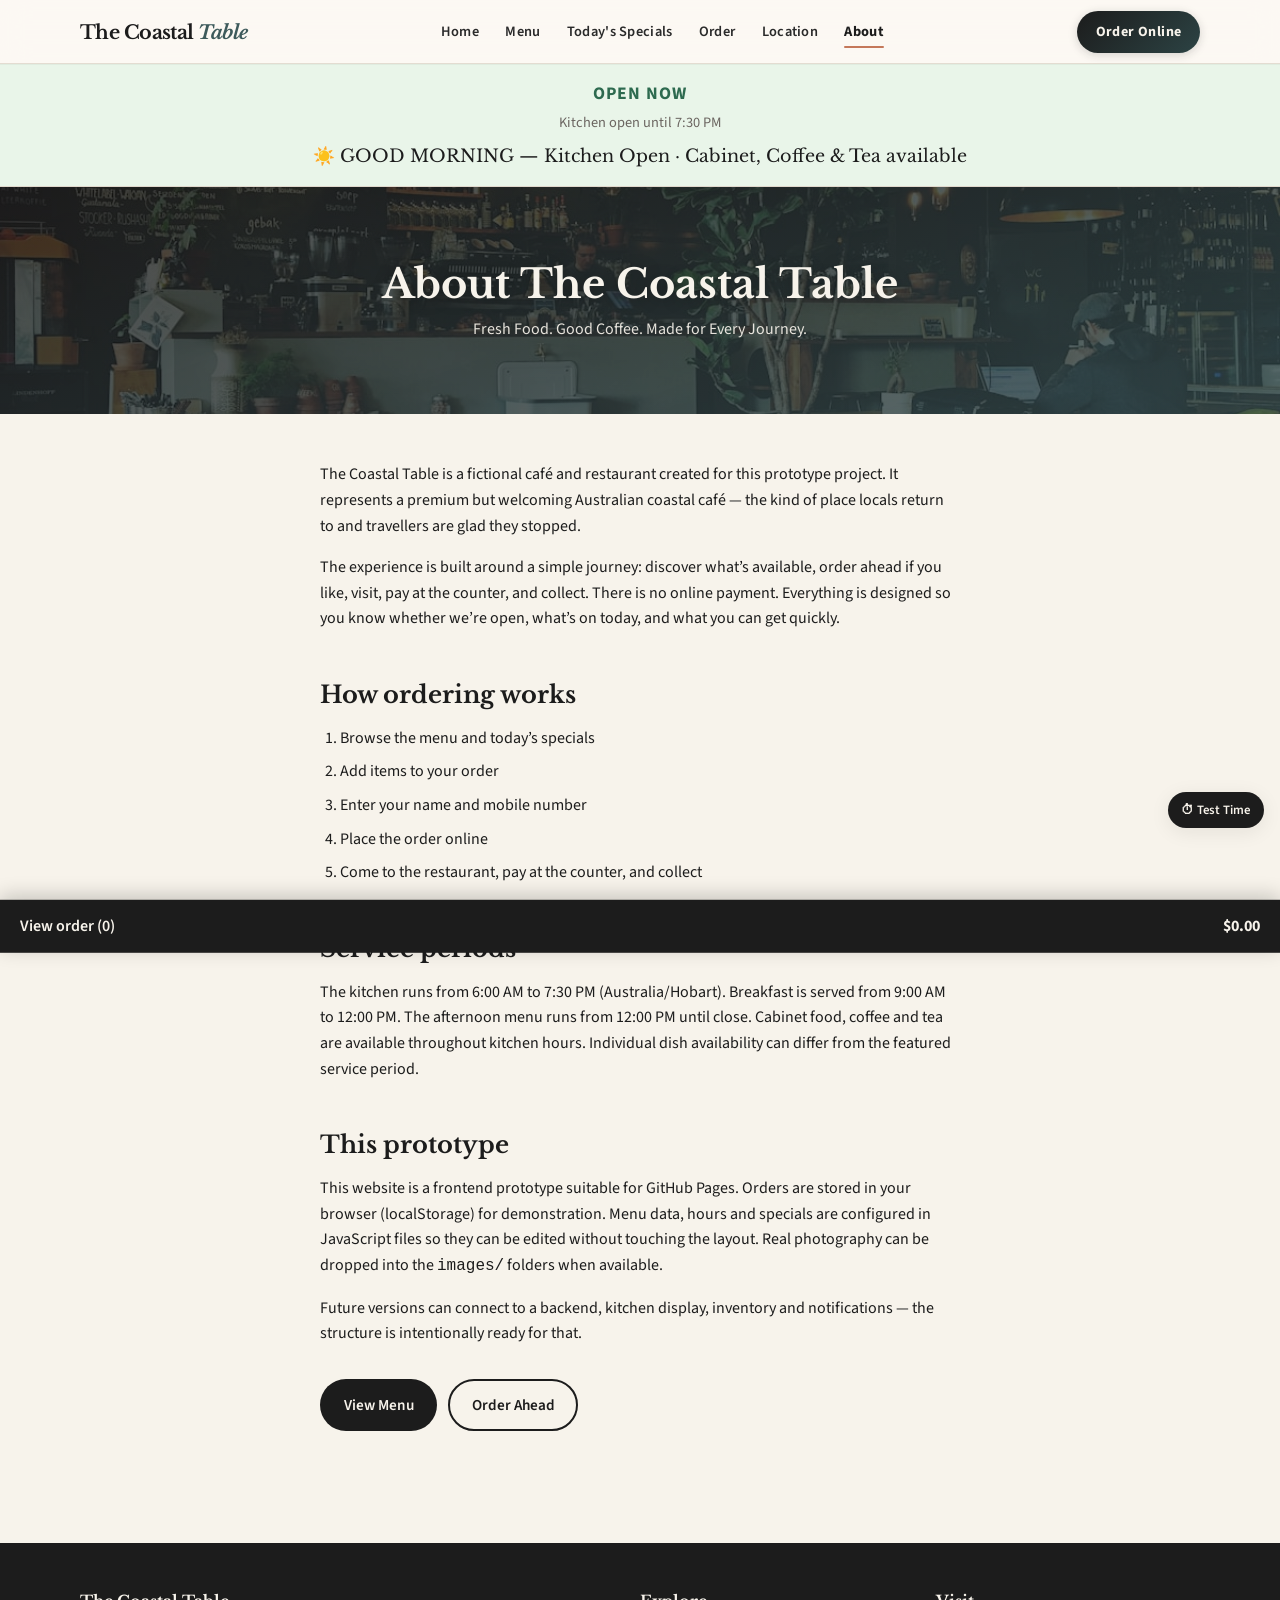
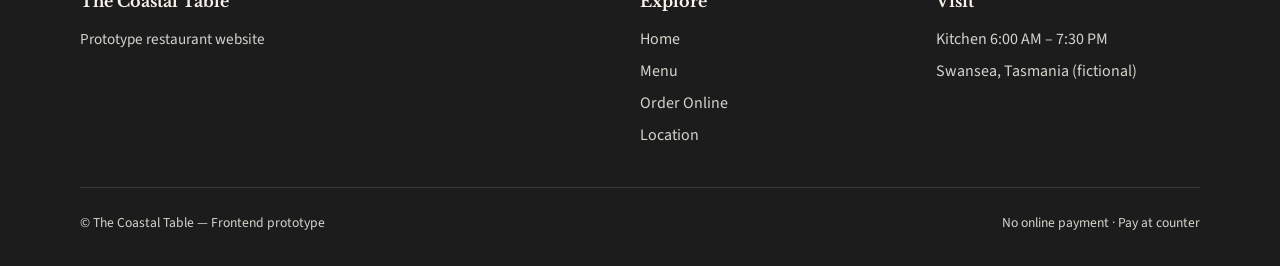
<file: about.html>
<!DOCTYPE html>
<html lang="en-AU">
<head>
  <meta charset="UTF-8">
  <meta name="viewport" content="width=device-width, initial-scale=1">
  <title>About | The Coastal Table</title>
  <meta name="description" content="The Coastal Table is a coastal café and restaurant in Swansea, Tasmania — fresh food, good coffee, made for every journey.">
  <meta property="og:title" content="About | The Coastal Table">
  <meta property="og:description" content="Fresh Food. Good Coffee. Made for Every Journey.">
  <link rel="preconnect" href="https://fonts.googleapis.com">
  <link rel="preconnect" href="https://fonts.gstatic.com" crossorigin>
  <link href="https://fonts.googleapis.com/css2?family=Libre+Baskerville:wght@400;700&family=Source+Sans+3:wght@400;500;600;700&display=swap" rel="stylesheet">
  <link rel="stylesheet" href="css/style.css">
</head>
<body data-page="about">
  <a class="sr-only" href="#main">Skip to content</a>

  <header class="site-header">
    <div class="container header-inner">
      <a href="index.html" class="logo">The Coastal <span>Table</span></a>
      <nav class="main-nav" id="main-nav" aria-label="Primary">
        <a href="index.html">Home</a>
        <a href="menu.html">Menu</a>
        <a href="index.html#specials">Today's Specials</a>
        <a href="order.html">Order</a>
        <a href="location.html">Location</a>
        <a href="about.html" aria-current="page">About</a>
      </nav>
      <div class="header-actions">
        <a href="order.html" class="btn-order-header">
          Order Online
          <span class="cart-badge" data-cart-count hidden>0</span>
        </a>
        <button type="button" class="nav-toggle" aria-label="Open menu" aria-expanded="false" aria-controls="main-nav">
          <span></span><span></span><span></span>
        </button>
      </div>
    </div>
  </header>

  <div class="status-banner" id="status-banner">
    <div class="container">
      <p class="status-label" id="status-label">OPEN NOW</p>
      <p class="status-detail" id="status-detail"></p>
      <p class="current-service" id="current-service"></p>
    </div>
  </div>

  <section class="page-hero">
    <div class="container">
      <h1>About The Coastal Table</h1>
      <p>Fresh Food. Good Coffee. Made for Every Journey.</p>
    </div>
  </section>

  <main id="main" class="section">
    <div class="container">
      <div class="about-content">
        <p>
          The Coastal Table is a fictional café and restaurant created for this prototype project.
          It represents a premium but welcoming Australian coastal café — the kind of place locals return to
          and travellers are glad they stopped.
        </p>
        <p>
          The experience is built around a simple journey: discover what’s available, order ahead if you like,
          visit, pay at the counter, and collect. There is no online payment. Everything is designed so you
          know whether we’re open, what’s on today, and what you can get quickly.
        </p>

        <h2>How ordering works</h2>
        <ol style="padding-left:1.25rem;margin-bottom:1.5rem">
          <li style="margin-bottom:0.5rem">Browse the menu and today’s specials</li>
          <li style="margin-bottom:0.5rem">Add items to your order</li>
          <li style="margin-bottom:0.5rem">Enter your name and mobile number</li>
          <li style="margin-bottom:0.5rem">Place the order online</li>
          <li style="margin-bottom:0.5rem">Come to the restaurant, pay at the counter, and collect</li>
        </ol>

        <h2>Service periods</h2>
        <p>
          The kitchen runs from 6:00 AM to 7:30 PM (Australia/Hobart). Breakfast is served from 9:00 AM to 12:00 PM.
          The afternoon menu runs from 12:00 PM until close. Cabinet food, coffee and tea are available throughout
          kitchen hours. Individual dish availability can differ from the featured service period.
        </p>

        <h2>This prototype</h2>
        <p>
          This website is a frontend prototype suitable for GitHub Pages. Orders are stored in your browser
          (localStorage) for demonstration. Menu data, hours and specials are configured in JavaScript files
          so they can be edited without touching the layout. Real photography can be dropped into the
          <code>images/</code> folders when available.
        </p>
        <p>
          Future versions can connect to a backend, kitchen display, inventory and notifications — the structure
          is intentionally ready for that.
        </p>

        <p style="margin-top:2rem">
          <a href="menu.html" class="btn btn-primary">View Menu</a>
          <a href="order.html" class="btn btn-secondary" style="margin-left:0.5rem">Order Ahead</a>
        </p>
      </div>
    </div>
  </main>

  <footer class="site-footer">
    <div class="container">
      <div class="footer-grid">
        <div>
          <h3>The Coastal Table</h3>
          <p style="margin:0;font-size:0.95rem">Prototype restaurant website</p>
        </div>
        <div>
          <h3>Explore</h3>
          <ul class="footer-links">
            <li><a href="index.html">Home</a></li>
            <li><a href="menu.html">Menu</a></li>
            <li><a href="order.html">Order Online</a></li>
            <li><a href="location.html">Location</a></li>
          </ul>
        </div>
        <div>
          <h3>Visit</h3>
          <ul class="footer-links">
            <li>Kitchen 6:00 AM – 7:30 PM</li>
            <li>Swansea, Tasmania (fictional)</li>
          </ul>
        </div>
      </div>
      <div class="footer-bottom">
        <span>© The Coastal Table — Frontend prototype</span>
        <span>No online payment · Pay at counter</span>
      </div>
    </div>
  </footer>

  <div class="sticky-order-bar" id="sticky-order-bar" role="button" tabindex="0" aria-label="View your order">
    <span class="sticky-label">View order (<span class="sticky-count">0</span>)</span>
    <span class="sticky-total">$0.00</span>
  </div>

  <script src="js/config.js"></script>
  <script src="js/menu.js"></script>
  <script src="js/menu-loader.js"></script>
  <script src="js/ordering.js"></script>
  <script src="js/app.js"></script>
</body>
</html>
</file>
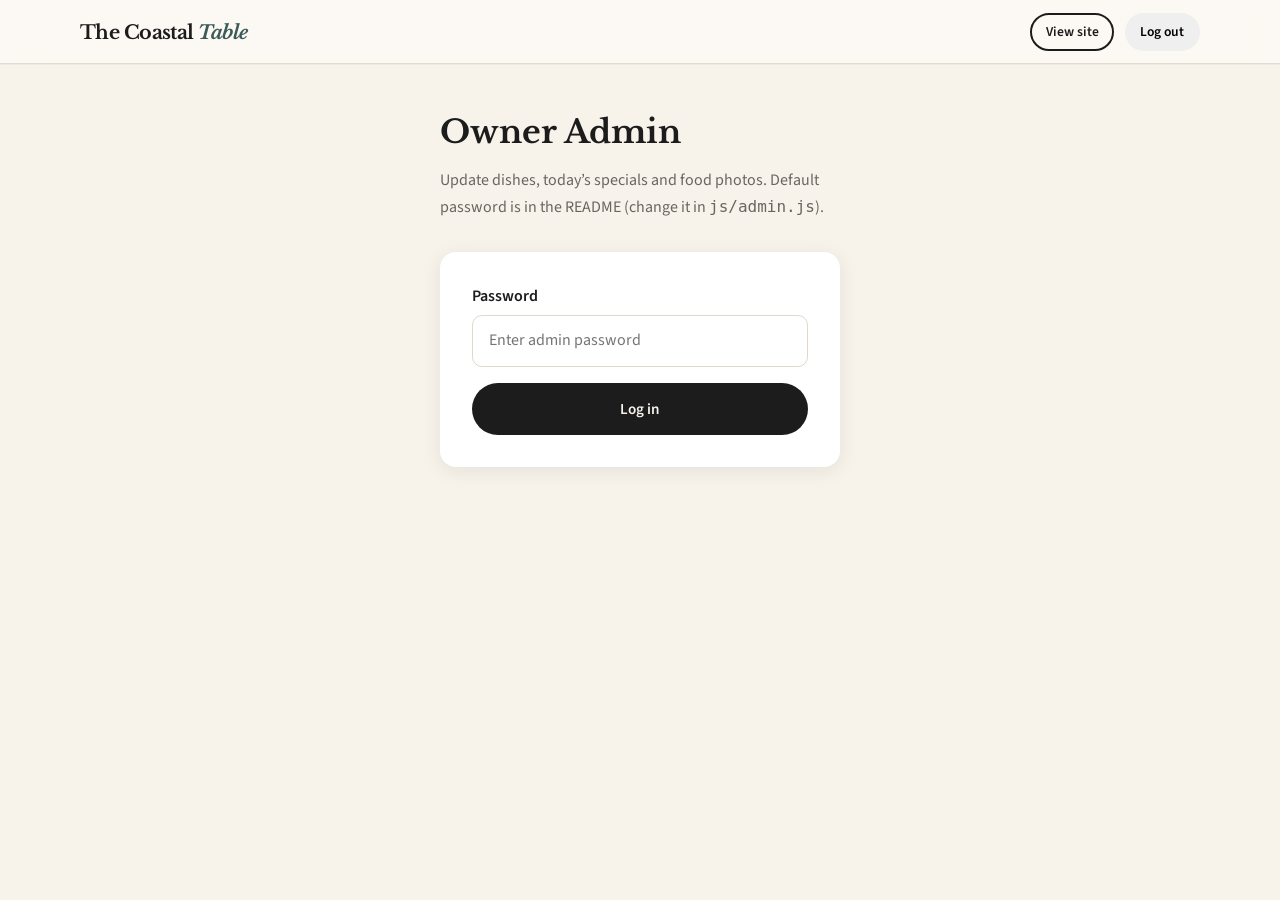
<file: admin.html>
<!DOCTYPE html>
<html lang="en-AU">
<head>
  <meta charset="UTF-8">
  <meta name="viewport" content="width=device-width, initial-scale=1">
  <meta name="robots" content="noindex, nofollow">
  <title>Owner Admin | The Coastal Table</title>
  <link rel="preconnect" href="https://fonts.googleapis.com">
  <link rel="preconnect" href="https://fonts.gstatic.com" crossorigin>
  <link href="https://fonts.googleapis.com/css2?family=Libre+Baskerville:wght@400;700&family=Source+Sans+3:wght@400;500;600;700&display=swap" rel="stylesheet">
  <link rel="stylesheet" href="css/style.css">
  <link rel="stylesheet" href="css/admin.css">
</head>
<body data-page="admin">
  <header class="site-header">
    <div class="container header-inner">
      <a href="index.html" class="logo">The Coastal <span>Table</span></a>
      <div class="header-actions">
        <a href="index.html" class="btn btn-secondary btn-small">View site</a>
        <button type="button" class="btn btn-small" id="btn-logout" hidden>Log out</button>
      </div>
    </div>
  </header>

  <!-- Login -->
  <main id="admin-login" class="section">
    <div class="container" style="max-width:400px">
      <h1>Owner Admin</h1>
      <p class="section-lead">Update dishes, today’s specials and food photos. Default password is in the README (change it in <code>js/admin.js</code>).</p>
      <form id="login-form" class="admin-login-box">
        <label for="admin-password">Password</label>
        <input type="password" id="admin-password" required autocomplete="current-password" placeholder="Enter admin password">
        <p id="login-error" class="login-error" hidden></p>
        <button type="submit" class="btn btn-primary" style="width:100%;margin-top:1rem">Log in</button>
      </form>
    </div>
  </main>

  <!-- App -->
  <main id="admin-app" class="section" hidden>
    <div class="container admin-wrap">
      <h1>Menu Admin</h1>
      <div id="admin-status" class="admin-banner"></div>

      <div class="admin-actions">
        <button type="button" class="btn btn-primary" id="btn-add-dish">+ Add dish</button>
        <button type="button" class="btn btn-secondary" id="btn-save-preview">Save preview</button>
        <button type="button" class="btn btn-primary" id="btn-download-json">Download menu.json</button>
        <button type="button" class="btn btn-secondary" id="btn-clear-preview">Clear preview</button>
      </div>

      <div class="admin-help">
        <strong>How to publish for everyone:</strong>
        <ol>
          <li>Add or edit dishes (and set image path or full image URL)</li>
          <li>Click <strong>Save preview</strong> to test on this browser</li>
          <li>Click <strong>Download menu.json</strong></li>
          <li>On GitHub: open <code>data/menu.json</code> → replace file with your download → Commit</li>
          <li>For new photos: upload JPG/WebP into <code>images/…</code> <em>or</em> paste a public image URL in the Image field</li>
        </ol>
      </div>

      <!-- Form panel -->
      <div id="form-panel" class="form-panel" hidden>
        <h2 id="form-title">Add new dish</h2>
        <form id="dish-form" class="dish-form-grid">
          <div class="form-group">
            <label for="dish-name">Name *</label>
            <input type="text" id="dish-name" required placeholder="e.g. Margherita Pizza">
          </div>
          <div class="form-group">
            <label for="dish-category">Category *</label>
            <select id="dish-category">
              <option value="cabinet">Cabinet</option>
              <option value="coffee">Coffee</option>
              <option value="tea">Tea</option>
              <option value="breakfast">Breakfast</option>
              <option value="afternoon">Afternoon</option>
              <option value="dessert">Dessert</option>
            </select>
          </div>
          <div class="form-group">
            <label for="dish-price">Price (AUD) *</label>
            <input type="number" id="dish-price" step="0.01" min="0" required placeholder="22.00">
          </div>
          <div class="form-group">
            <label for="dish-prep">Prep time (minutes)</label>
            <input type="number" id="dish-prep" min="0" value="10">
          </div>
          <div class="form-group full">
            <label for="dish-description">Description</label>
            <textarea id="dish-description" rows="2" placeholder="Short customer-facing description"></textarea>
          </div>
          <div class="form-group full">
            <label for="dish-image">Image path or URL</label>
            <input type="text" id="dish-image" placeholder="images/afternoon/my-dish.jpg  or  https://…">
            <p class="form-hint">Local path after uploading to the repo, or any public image URL (Imgur, etc.).</p>
            <img id="image-preview" class="image-preview" alt="Preview" hidden>
          </div>
          <div class="form-group">
            <label for="dish-dietary">Dietary (comma-separated)</label>
            <input type="text" id="dish-dietary" placeholder="vegetarian, gluten-free">
          </div>
          <div class="form-group">
            <label for="dish-tags">Tags (comma-separated)</label>
            <input type="text" id="dish-tags" placeholder="grab-and-go, house-favourite, this-week">
          </div>
          <div class="form-group checks full">
            <label class="toggle"><input type="checkbox" id="dish-available" checked> Available</label>
            <label class="toggle"><input type="checkbox" id="dish-special"> Today’s special</label>
            <label class="toggle"><input type="checkbox" id="dish-featured"> House favourite</label>
            <label class="toggle"><input type="checkbox" id="dish-ready"> Ready now</label>
          </div>
          <div class="form-group full form-actions">
            <button type="submit" class="btn btn-primary">Save dish</button>
            <button type="button" class="btn btn-secondary" id="btn-cancel-form">Cancel</button>
          </div>
        </form>
      </div>

      <!-- Filters -->
      <div class="filter-bar admin-filters">
        <button type="button" data-admin-filter="all" class="active">All</button>
        <button type="button" data-admin-filter="specials">Specials</button>
        <button type="button" data-admin-filter="featured">Favourites</button>
        <button type="button" data-admin-filter="cabinet">Cabinet</button>
        <button type="button" data-admin-filter="breakfast">Breakfast</button>
        <button type="button" data-admin-filter="afternoon">Afternoon</button>
        <button type="button" data-admin-filter="dessert">Desserts</button>
        <button type="button" data-admin-filter="coffee">Coffee</button>
        <button type="button" data-admin-filter="tea">Tea</button>
      </div>

      <div class="admin-table-wrap">
        <table class="admin-table">
          <thead>
            <tr>
              <th></th>
              <th>Dish</th>
              <th>Price</th>
              <th>Prep</th>
              <th>Available</th>
              <th>Special</th>
              <th>Favourite</th>
              <th></th>
            </tr>
          </thead>
          <tbody id="admin-tbody"></tbody>
        </table>
      </div>
    </div>
  </main>

  <script src="js/config.js"></script>
  <script src="js/menu.js"></script>
  <script src="js/menu-loader.js"></script>
  <script src="js/admin.js"></script>
  <script>
    document.getElementById("btn-logout").hidden = sessionStorage.getItem("coastalTable_admin_ok") !== "1";
  </script>
</body>
</html>
</file>
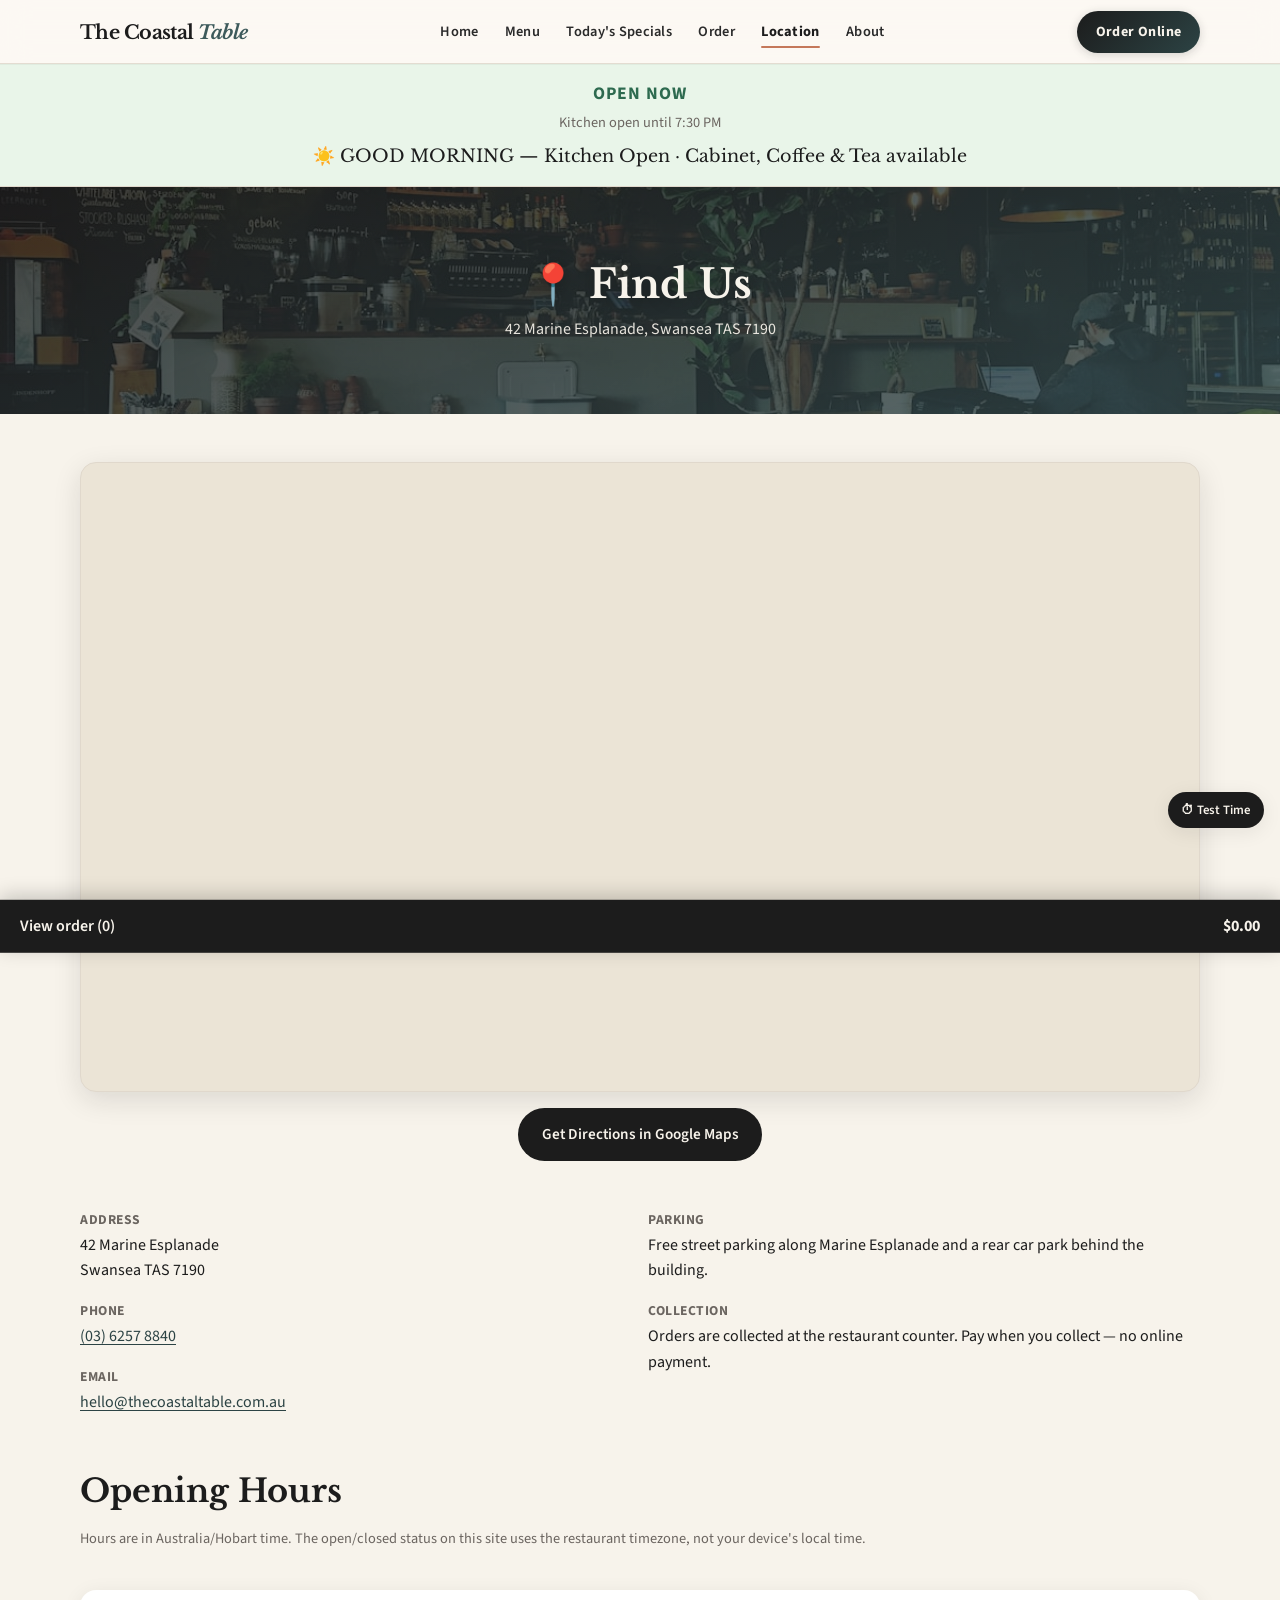
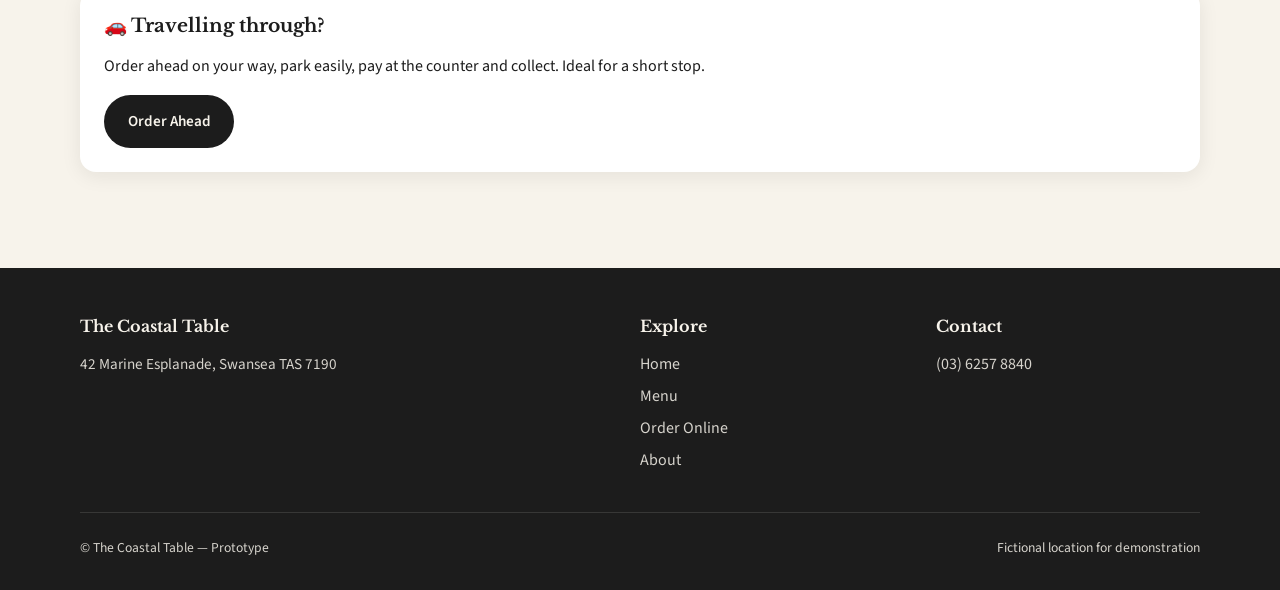
<file: location.html>
<!DOCTYPE html>
<html lang="en-AU">
<head>
  <meta charset="UTF-8">
  <meta name="viewport" content="width=device-width, initial-scale=1">
  <title>Location &amp; Hours | The Coastal Table</title>
  <meta name="description" content="Find The Coastal Table at 42 Marine Esplanade, Swansea TAS. Kitchen hours, parking and directions.">
  <meta property="og:title" content="Location &amp; Hours | The Coastal Table">
  <meta property="og:description" content="42 Marine Esplanade, Swansea TAS 7190. Kitchen 6:00 AM – 7:30 PM.">
  <link rel="preconnect" href="https://fonts.googleapis.com">
  <link rel="preconnect" href="https://fonts.gstatic.com" crossorigin>
  <link href="https://fonts.googleapis.com/css2?family=Libre+Baskerville:wght@400;700&family=Source+Sans+3:wght@400;500;600;700&display=swap" rel="stylesheet">
  <link rel="stylesheet" href="css/style.css">
</head>
<body data-page="location">
  <a class="sr-only" href="#main">Skip to content</a>

  <header class="site-header">
    <div class="container header-inner">
      <a href="index.html" class="logo">The Coastal <span>Table</span></a>
      <nav class="main-nav" id="main-nav" aria-label="Primary">
        <a href="index.html">Home</a>
        <a href="menu.html">Menu</a>
        <a href="index.html#specials">Today's Specials</a>
        <a href="order.html">Order</a>
        <a href="location.html" aria-current="page">Location</a>
        <a href="about.html">About</a>
      </nav>
      <div class="header-actions">
        <a href="order.html" class="btn-order-header">
          Order Online
          <span class="cart-badge" data-cart-count hidden>0</span>
        </a>
        <button type="button" class="nav-toggle" aria-label="Open menu" aria-expanded="false" aria-controls="main-nav">
          <span></span><span></span><span></span>
        </button>
      </div>
    </div>
  </header>

  <div class="status-banner" id="status-banner">
    <div class="container">
      <p class="status-label" id="status-label">OPEN NOW</p>
      <p class="status-detail" id="status-detail"></p>
      <p class="current-service" id="current-service"></p>
    </div>
  </div>

  <section class="page-hero">
    <div class="container">
      <h1>📍 Find Us</h1>
      <p>42 Marine Esplanade, Swansea TAS 7190</p>
    </div>
  </section>

  <main id="main" class="section">
    <div class="container">
      <div class="map-embed-wrap">
        <iframe
          class="map-embed"
          title="Map of Marine Esplanade, Swansea Tasmania"
          loading="lazy"
          referrerpolicy="no-referrer-when-downgrade"
          src="https://maps.google.com/maps?q=Marine+Esplanade+Swansea+TAS+7190&t=&z=15&ie=UTF8&iwloc=&output=embed"
          allowfullscreen></iframe>
      </div>
      <p style="text-align:center;margin:1rem 0 1.5rem">
        <a href="https://www.google.com/maps/search/?api=1&query=Marine+Esplanade+Swansea+TAS+7190"
           class="btn btn-primary"
           target="_blank"
           rel="noopener noreferrer">Get Directions in Google Maps</a>
      </p>

      <div class="location-details" style="margin-top:2rem">
        <div>
          <dl>
            <dt>Address</dt>
            <dd>42 Marine Esplanade<br>Swansea TAS 7190</dd>
            <dt>Phone</dt>
            <dd><a href="tel:+61362578840">(03) 6257 8840</a></dd>
            <dt>Email</dt>
            <dd><a href="mailto:hello@thecoastaltable.com.au">hello@thecoastaltable.com.au</a></dd>
          </dl>
        </div>
        <div>
          <dl>
            <dt>Parking</dt>
            <dd>Free street parking along Marine Esplanade and a rear car park behind the building.</dd>
            <dt>Collection</dt>
            <dd>Orders are collected at the restaurant counter. Pay when you collect — no online payment.</dd>
          </dl>
        </div>
      </div>

      <h2 class="section-title" style="margin-top:2.5rem">Opening Hours</h2>
      <ul class="hours-list" id="hours-list" style="max-width:28rem">
        <!-- Filled by app.js -->
      </ul>
      <p style="color:var(--color-muted);font-size:0.9rem;margin-top:1rem">
        Hours are in Australia/Hobart time. The open/closed status on this site uses the restaurant timezone, not your device's local time.
      </p>

      <div style="margin-top:2.5rem;padding:1.5rem;background:var(--color-white);border-radius:var(--radius-lg);box-shadow:var(--shadow)">
        <h3 style="margin-top:0">🚗 Travelling through?</h3>
        <p>Order ahead on your way, park easily, pay at the counter and collect. Ideal for a short stop.</p>
        <a href="order.html" class="btn btn-primary">Order Ahead</a>
      </div>
    </div>
  </main>

  <footer class="site-footer">
    <div class="container">
      <div class="footer-grid">
        <div>
          <h3>The Coastal Table</h3>
          <p style="margin:0;font-size:0.95rem">42 Marine Esplanade, Swansea TAS 7190</p>
        </div>
        <div>
          <h3>Explore</h3>
          <ul class="footer-links">
            <li><a href="index.html">Home</a></li>
            <li><a href="menu.html">Menu</a></li>
            <li><a href="order.html">Order Online</a></li>
            <li><a href="about.html">About</a></li>
          </ul>
        </div>
        <div>
          <h3>Contact</h3>
          <ul class="footer-links">
            <li><a href="tel:+61362578840">(03) 6257 8840</a></li>
          </ul>
        </div>
      </div>
      <div class="footer-bottom">
        <span>© The Coastal Table — Prototype</span>
        <span>Fictional location for demonstration</span>
      </div>
    </div>
  </footer>

  <div class="sticky-order-bar" id="sticky-order-bar" role="button" tabindex="0" aria-label="View your order">
    <span class="sticky-label">View order (<span class="sticky-count">0</span>)</span>
    <span class="sticky-total">$0.00</span>
  </div>

  <script src="js/config.js"></script>
  <script src="js/menu.js"></script>
  <script src="js/menu-loader.js"></script>
  <script src="js/ordering.js"></script>
  <script src="js/app.js"></script>
  <script>
    document.addEventListener("DOMContentLoaded", function() {
      if (window.App) App.renderHours();
    });
  </script>
</body>
</html>
</file>
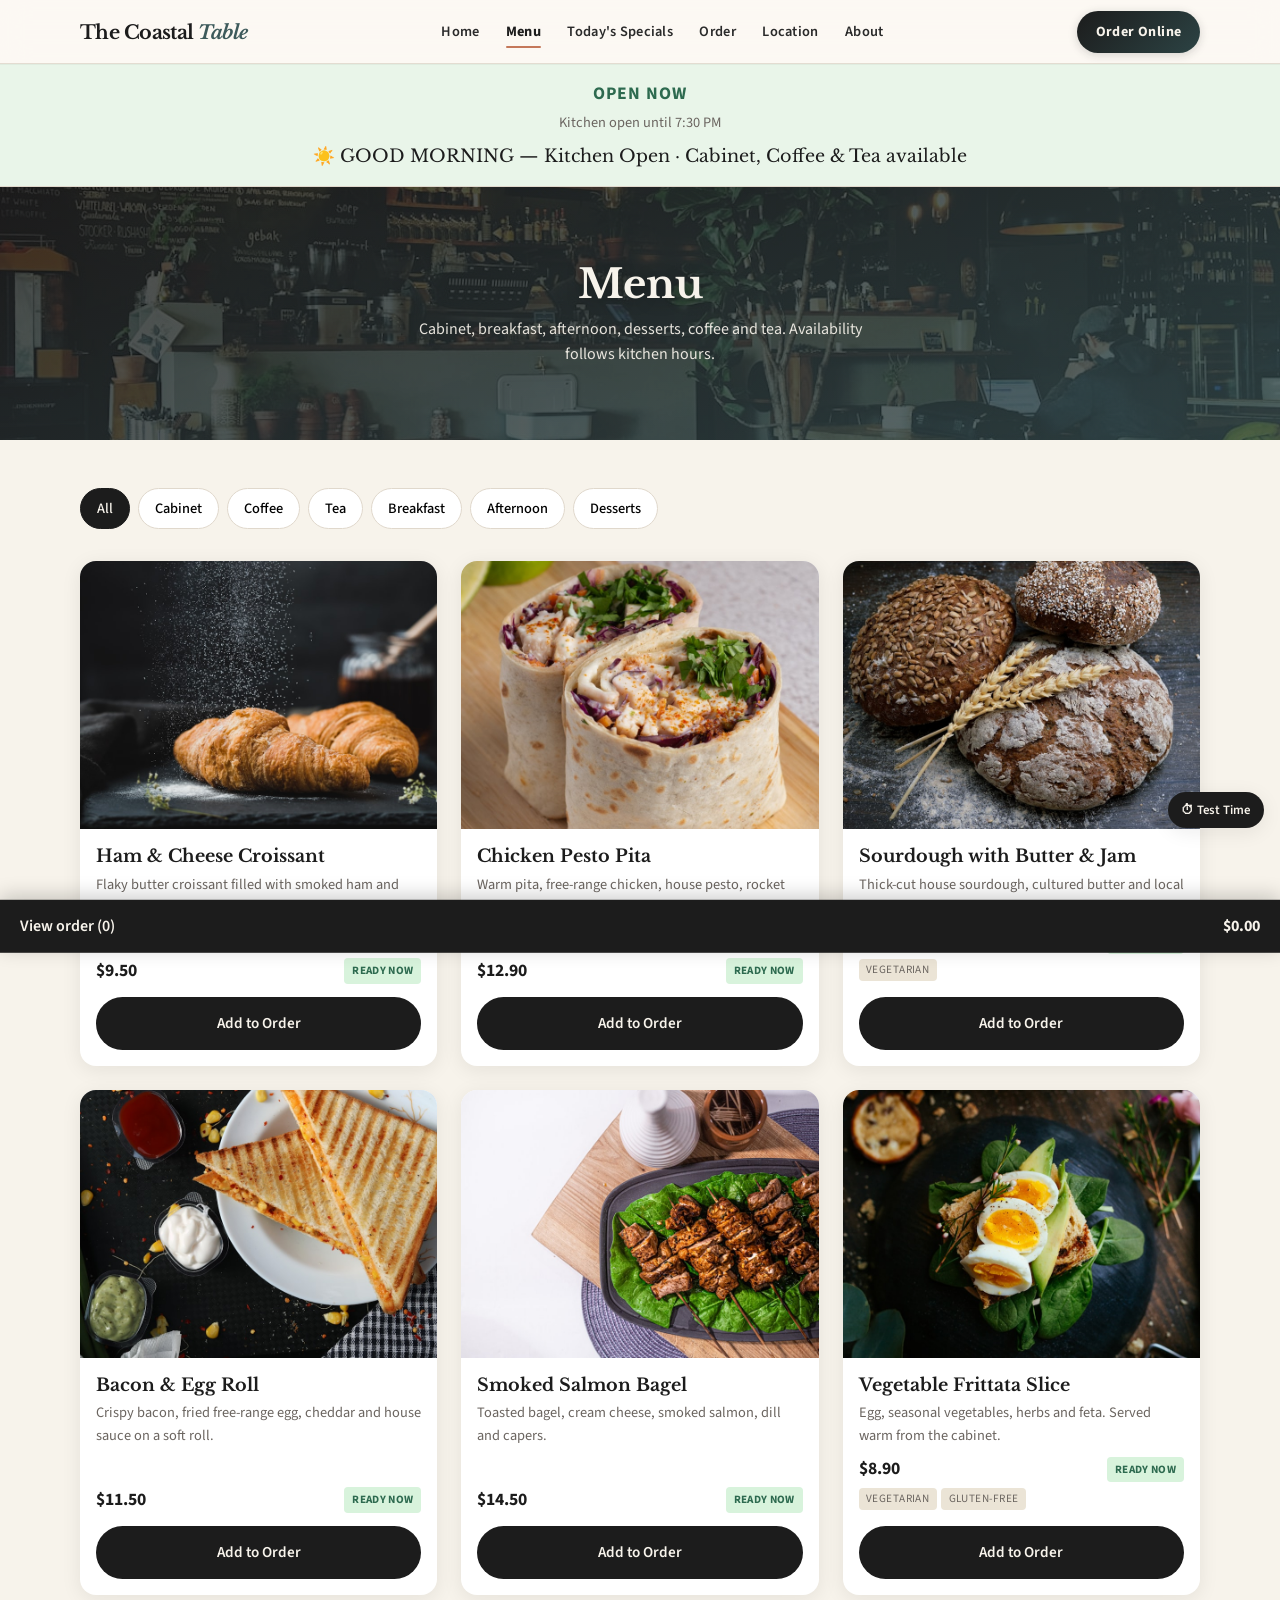
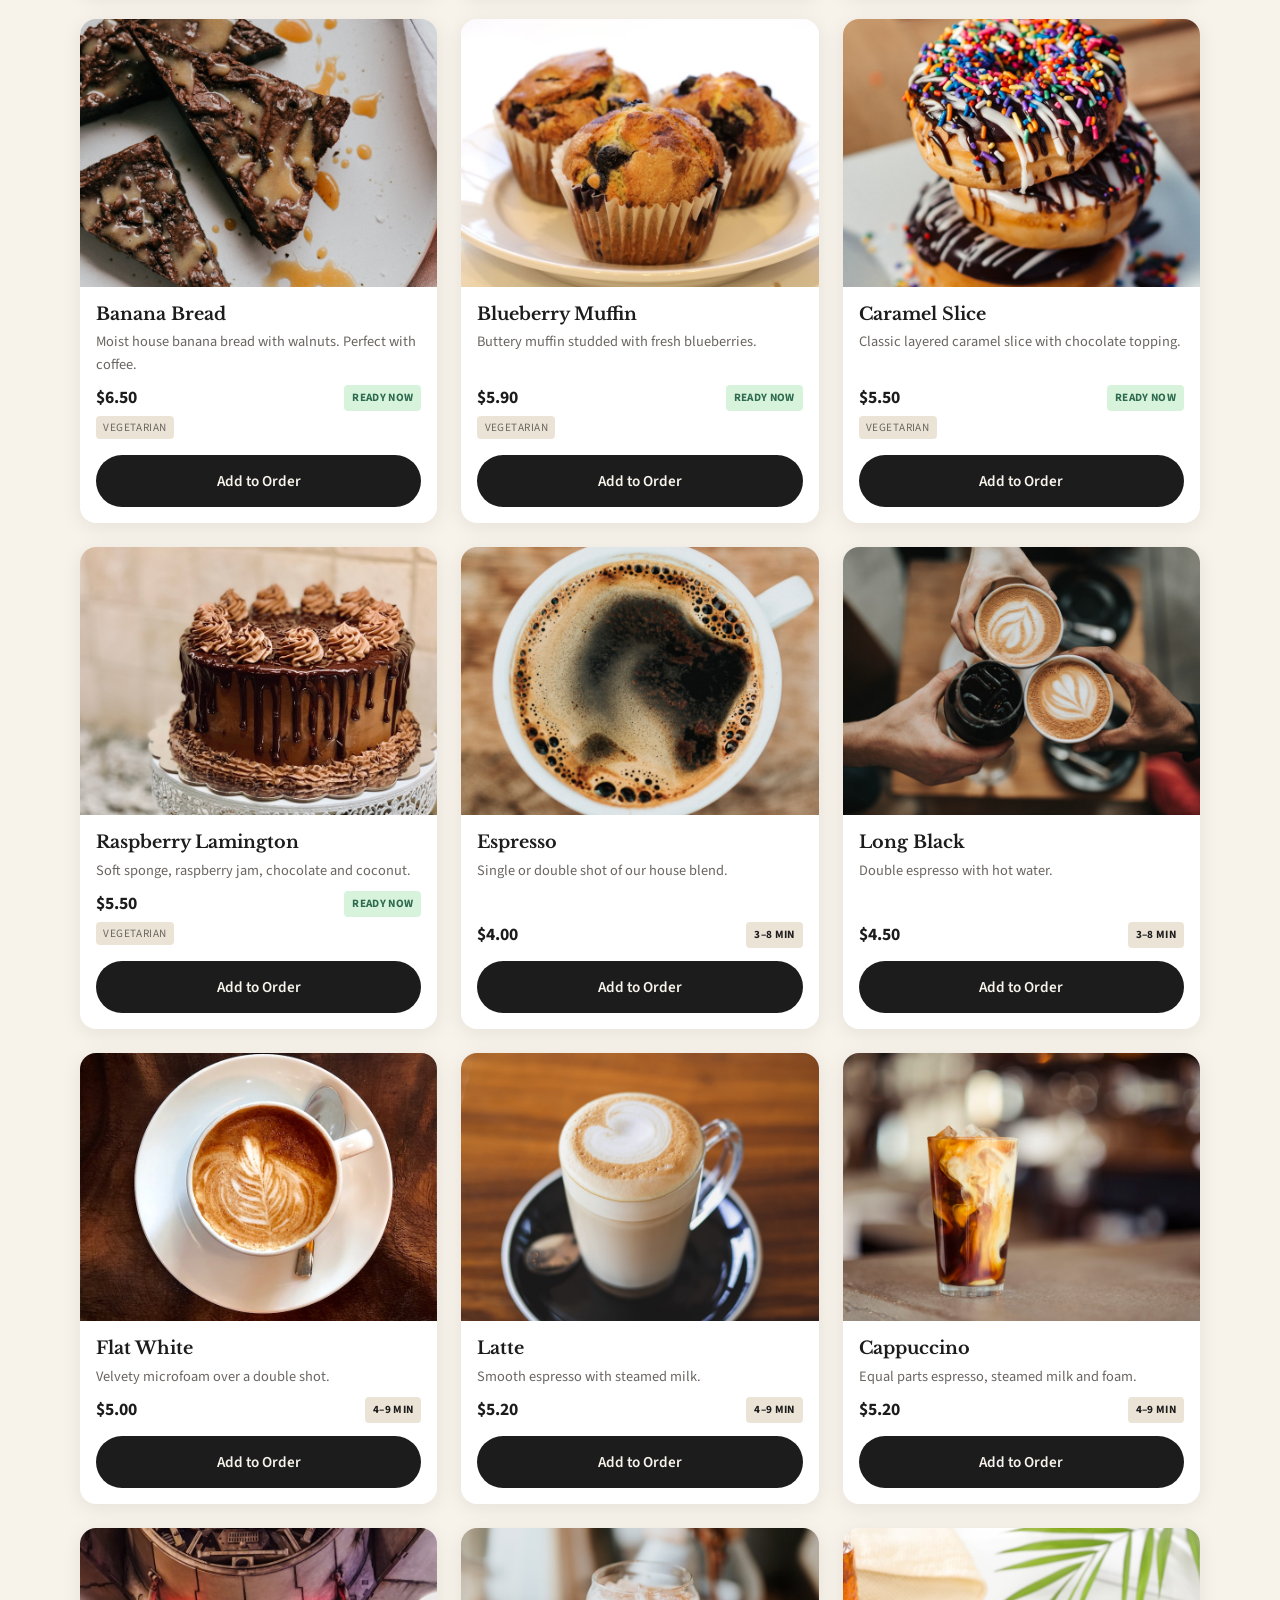
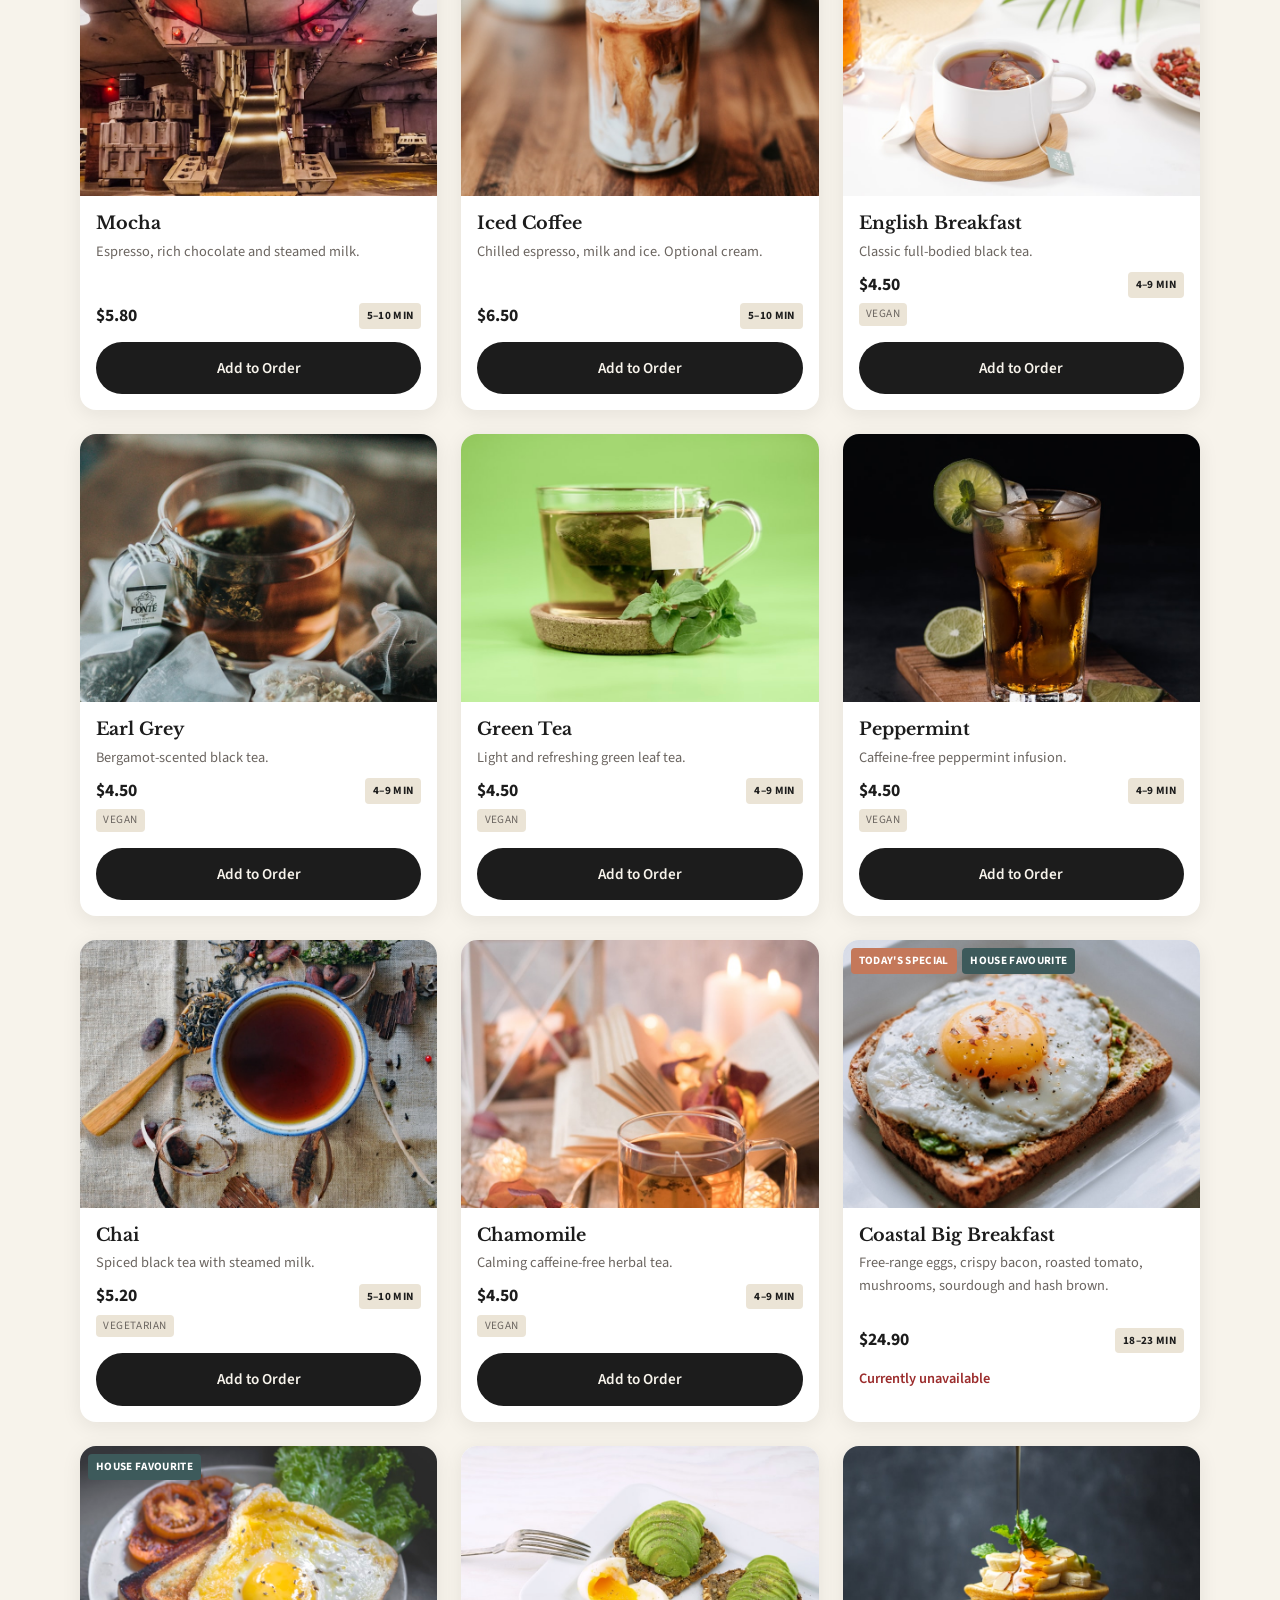
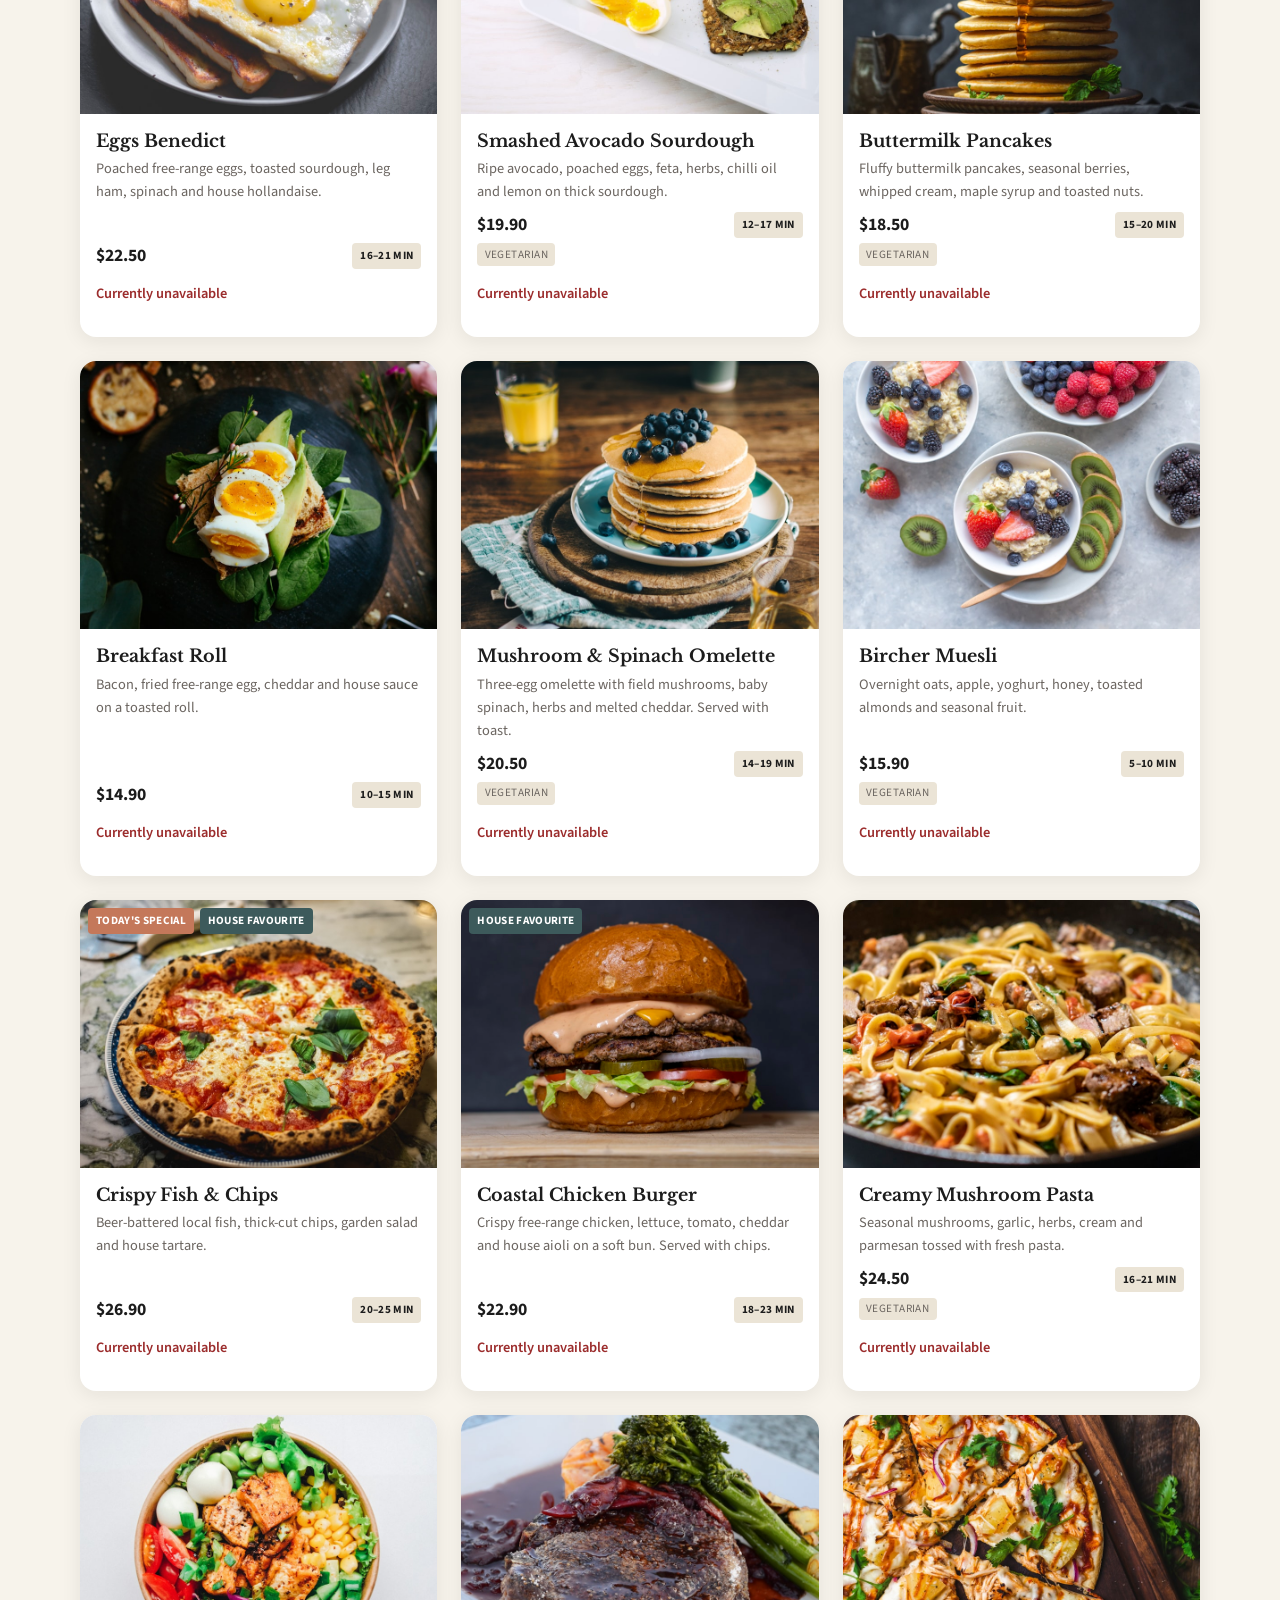
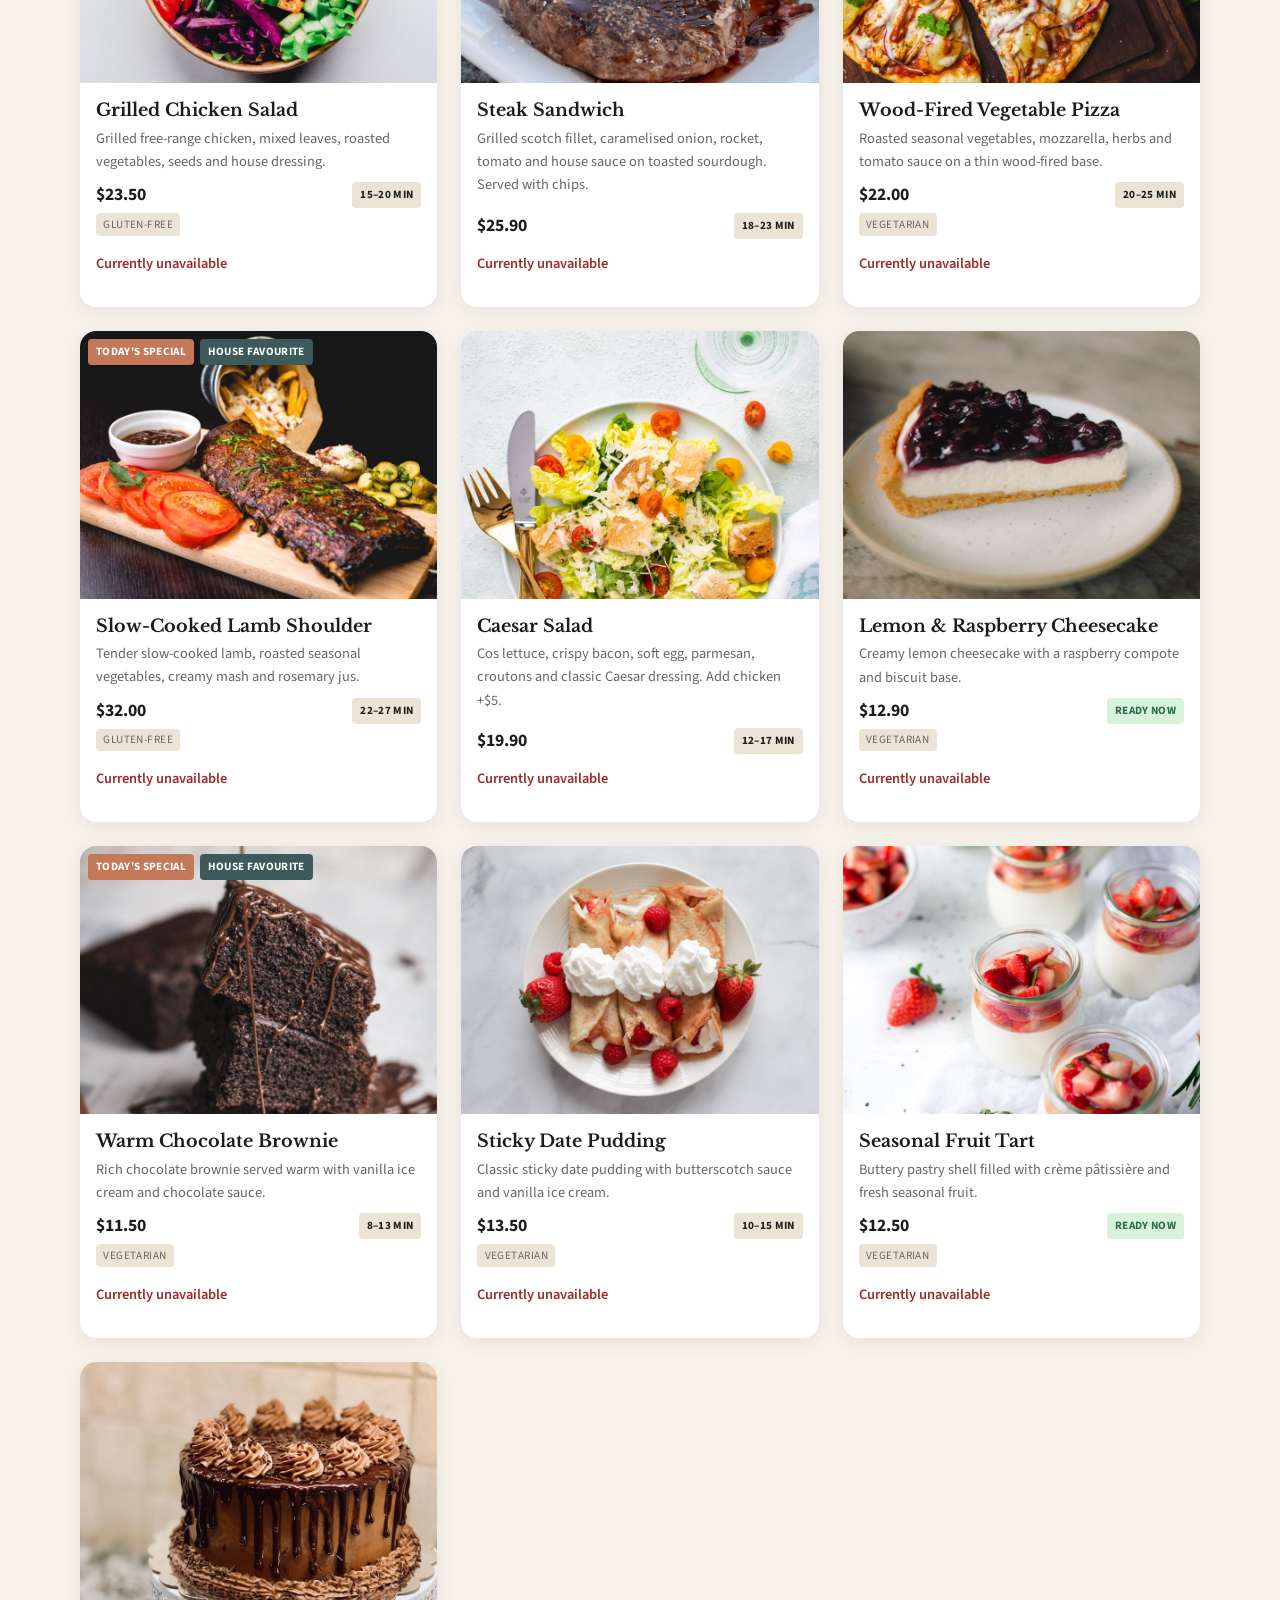
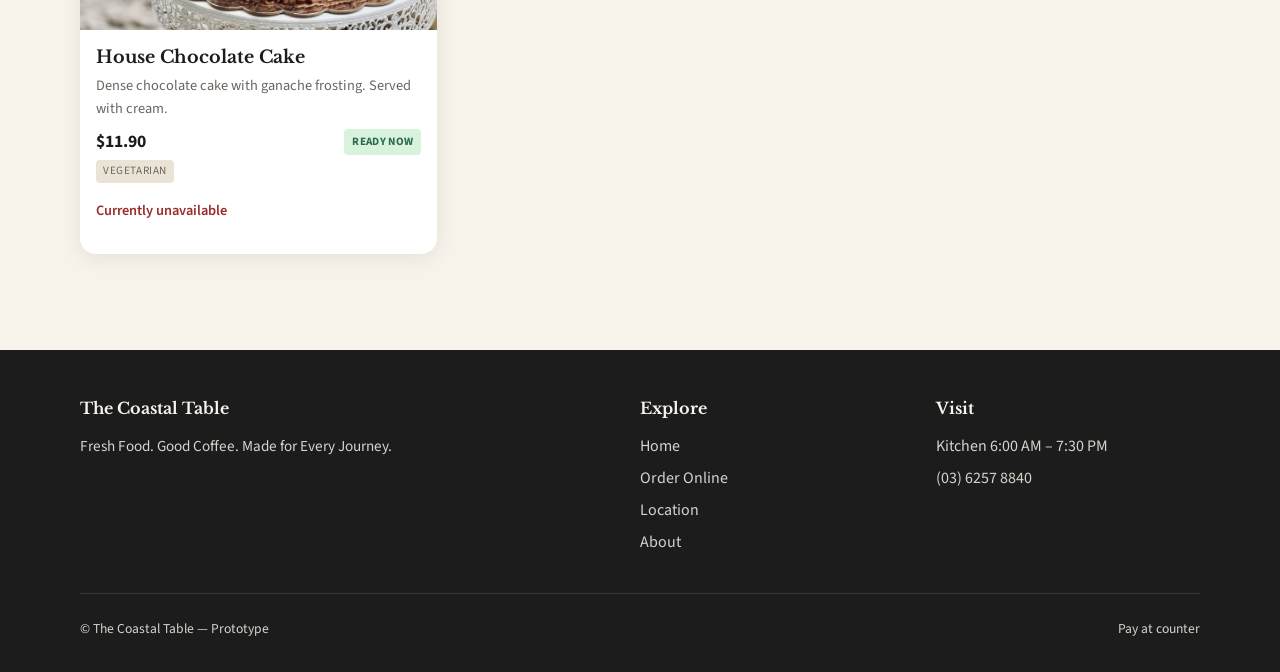
<file: menu.html>
<!DOCTYPE html>
<html lang="en-AU">
<head>
  <meta charset="UTF-8">
  <meta name="viewport" content="width=device-width, initial-scale=1">
  <title>Menu | The Coastal Table</title>
  <meta name="description" content="Breakfast, afternoon menu, cabinet food, coffee, tea and desserts at The Coastal Table, Swansea TAS.">
  <meta property="og:title" content="Menu | The Coastal Table">
  <meta property="og:description" content="Full menu — cabinet, breakfast, afternoon, desserts, coffee and tea.">
  <link rel="preconnect" href="https://fonts.googleapis.com">
  <link rel="preconnect" href="https://fonts.gstatic.com" crossorigin>
  <link href="https://fonts.googleapis.com/css2?family=Libre+Baskerville:wght@400;700&family=Source+Sans+3:wght@400;500;600;700&display=swap" rel="stylesheet">
  <link rel="stylesheet" href="css/style.css">
</head>
<body data-page="menu">
  <a class="sr-only" href="#main">Skip to content</a>

  <header class="site-header">
    <div class="container header-inner">
      <a href="index.html" class="logo">The Coastal <span>Table</span></a>
      <nav class="main-nav" id="main-nav" aria-label="Primary">
        <a href="index.html">Home</a>
        <a href="menu.html" aria-current="page">Menu</a>
        <a href="index.html#specials">Today's Specials</a>
        <a href="order.html">Order</a>
        <a href="location.html">Location</a>
        <a href="about.html">About</a>
      </nav>
      <div class="header-actions">
        <a href="order.html" class="btn-order-header">
          Order Online
          <span class="cart-badge" data-cart-count hidden>0</span>
        </a>
        <button type="button" class="nav-toggle" aria-label="Open menu" aria-expanded="false" aria-controls="main-nav">
          <span></span><span></span><span></span>
        </button>
      </div>
    </div>
  </header>

  <div class="status-banner" id="status-banner">
    <div class="container">
      <p class="status-label" id="status-label">OPEN NOW</p>
      <p class="status-detail" id="status-detail"></p>
      <p class="current-service" id="current-service"></p>
    </div>
  </div>

  <section class="page-hero">
    <div class="container">
      <h1>Menu</h1>
      <p>Cabinet, breakfast, afternoon, desserts, coffee and tea. Availability follows kitchen hours.</p>
    </div>
  </section>

  <main id="main" class="section">
    <div class="container">
      <div class="filter-bar" role="group" aria-label="Filter menu by category">
        <button type="button" data-filter="all" class="active" aria-pressed="true">All</button>
        <button type="button" data-filter="cabinet" aria-pressed="false">Cabinet</button>
        <button type="button" data-filter="coffee" aria-pressed="false">Coffee</button>
        <button type="button" data-filter="tea" aria-pressed="false">Tea</button>
        <button type="button" data-filter="breakfast" aria-pressed="false">Breakfast</button>
        <button type="button" data-filter="afternoon" aria-pressed="false">Afternoon</button>
        <button type="button" data-filter="dessert" aria-pressed="false">Desserts</button>
      </div>
      <div class="dish-grid" id="menu-grid"></div>
    </div>
  </main>

  <footer class="site-footer">
    <div class="container">
      <div class="footer-grid">
        <div>
          <h3>The Coastal Table</h3>
          <p style="margin:0;font-size:0.95rem">Fresh Food. Good Coffee. Made for Every Journey.</p>
        </div>
        <div>
          <h3>Explore</h3>
          <ul class="footer-links">
            <li><a href="index.html">Home</a></li>
            <li><a href="order.html">Order Online</a></li>
            <li><a href="location.html">Location</a></li>
            <li><a href="about.html">About</a></li>
          </ul>
        </div>
        <div>
          <h3>Visit</h3>
          <ul class="footer-links">
            <li>Kitchen 6:00 AM – 7:30 PM</li>
            <li><a href="tel:+61362578840">(03) 6257 8840</a></li>
          </ul>
        </div>
      </div>
      <div class="footer-bottom">
        <span>© The Coastal Table — Prototype</span>
        <span>Pay at counter</span>
      </div>
    </div>
  </footer>

  <div class="sticky-order-bar" id="sticky-order-bar" role="button" tabindex="0" aria-label="View your order">
    <span class="sticky-label">View order (<span class="sticky-count">0</span>)</span>
    <span class="sticky-total">$0.00</span>
  </div>

  <script src="js/config.js"></script>
  <script src="js/menu.js"></script>
  <script src="js/menu-loader.js"></script>
  <script src="js/ordering.js"></script>
  <script src="js/app.js"></script>
</body>
</html>
</file>
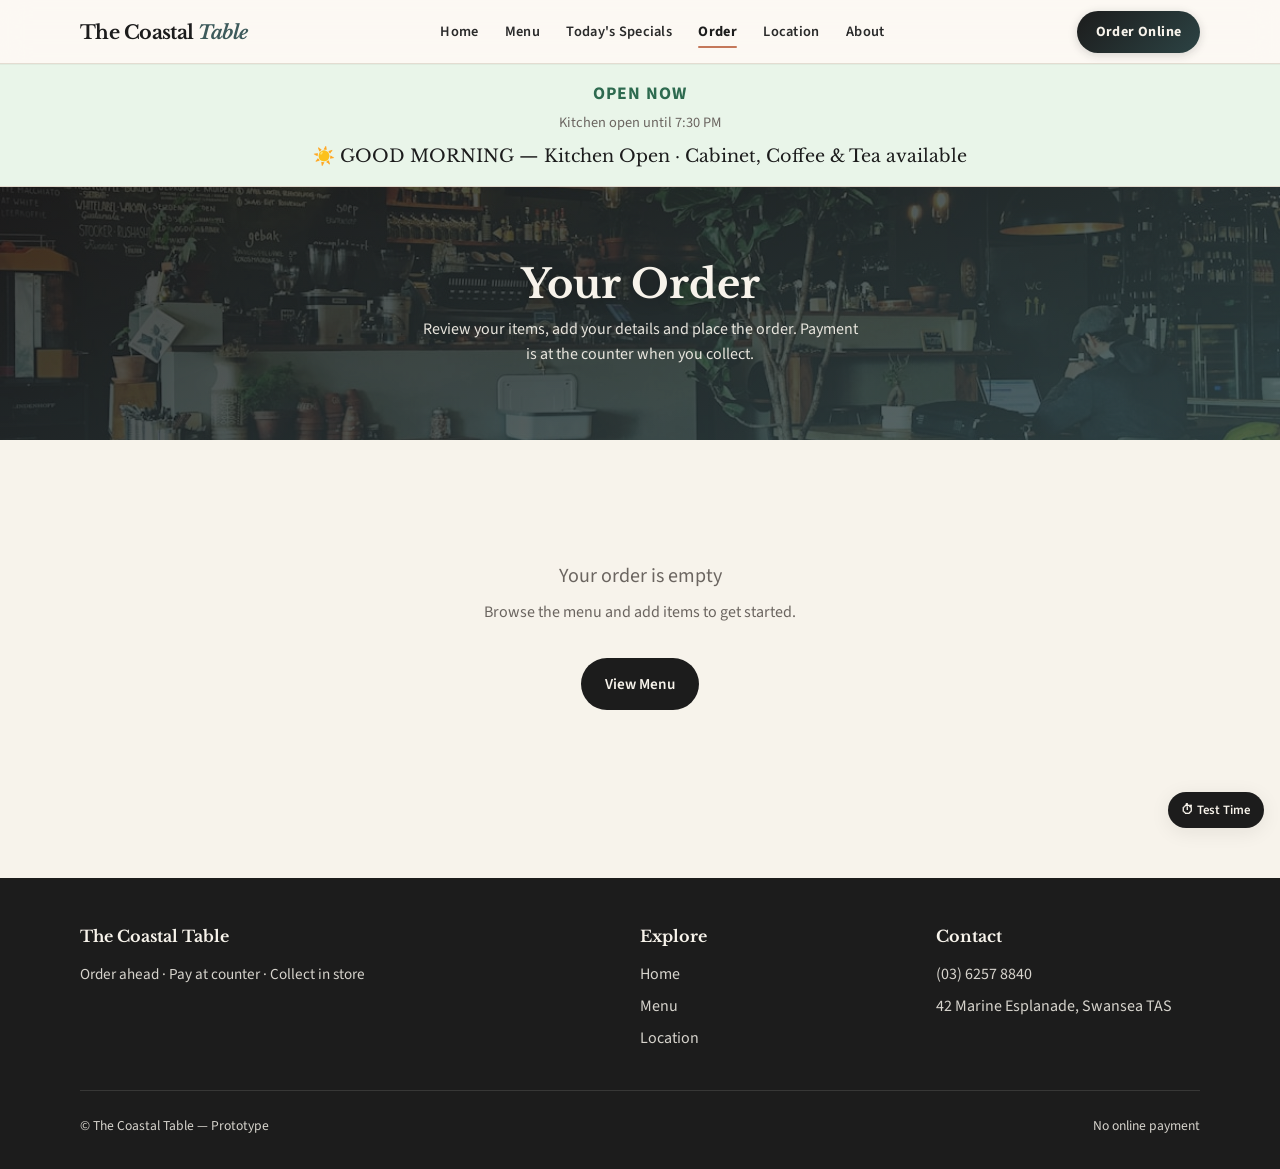
<file: order.html>
<!DOCTYPE html>
<html lang="en-AU">
<head>
  <meta charset="UTF-8">
  <meta name="viewport" content="width=device-width, initial-scale=1">
  <title>Order Online | The Coastal Table</title>
  <meta name="description" content="Order ahead at The Coastal Table. Browse the menu, place your order online and pay at the counter when you collect.">
  <meta property="og:title" content="Order Online | The Coastal Table">
  <meta property="og:description" content="Order ahead — pay at the counter. No online payment required.">
  <link rel="preconnect" href="https://fonts.googleapis.com">
  <link rel="preconnect" href="https://fonts.gstatic.com" crossorigin>
  <link href="https://fonts.googleapis.com/css2?family=Libre+Baskerville:wght@400;700&family=Source+Sans+3:wght@400;500;600;700&display=swap" rel="stylesheet">
  <link rel="stylesheet" href="css/style.css">
</head>
<body data-page="order">
  <a class="sr-only" href="#main">Skip to content</a>

  <header class="site-header">
    <div class="container header-inner">
      <a href="index.html" class="logo">The Coastal <span>Table</span></a>
      <nav class="main-nav" id="main-nav" aria-label="Primary">
        <a href="index.html">Home</a>
        <a href="menu.html">Menu</a>
        <a href="index.html#specials">Today's Specials</a>
        <a href="order.html" aria-current="page">Order</a>
        <a href="location.html">Location</a>
        <a href="about.html">About</a>
      </nav>
      <div class="header-actions">
        <a href="order.html" class="btn-order-header">
          Order Online
          <span class="cart-badge" data-cart-count hidden>0</span>
        </a>
        <button type="button" class="nav-toggle" aria-label="Open menu" aria-expanded="false" aria-controls="main-nav">
          <span></span><span></span><span></span>
        </button>
      </div>
    </div>
  </header>

  <div class="status-banner" id="status-banner">
    <div class="container">
      <p class="status-label" id="status-label">OPEN NOW</p>
      <p class="status-detail" id="status-detail"></p>
      <p class="current-service" id="current-service"></p>
    </div>
  </div>

  <section class="page-hero">
    <div class="container">
      <h1>Your Order</h1>
      <p>Review your items, add your details and place the order. Payment is at the counter when you collect.</p>
    </div>
  </section>

  <main id="main" class="section">
    <div class="container" style="max-width:640px">
      <div id="order-confirmation" hidden></div>

      <div id="order-cart-section">
        <div id="cart-empty" class="empty-cart" hidden>
          <p style="font-size:1.25rem;margin-bottom:0.5rem">Your order is empty</p>
          <p>Browse the menu and add items to get started.</p>
          <a href="menu.html" class="btn btn-primary" style="margin-top:1rem">View Menu</a>
        </div>

        <div id="cart-items"></div>

        <div id="cart-summary" class="cart-summary-box" hidden>
          <div class="summary-row">
            <span>Subtotal</span>
            <span id="cart-subtotal">$0.00</span>
          </div>
          <div class="summary-row">
            <span>Estimated preparation</span>
            <span id="cart-prep">—</span>
          </div>
          <div class="summary-row total">
            <span>Total (pay at counter)</span>
            <span id="cart-total">$0.00</span>
          </div>
          <p class="form-hint" style="margin-top:0.75rem">No online payment. You pay when you collect your order at the restaurant counter.</p>

          <form id="order-form" class="order-form-fields">
            <div class="form-group">
              <label for="customer-name">Your name <span aria-hidden="true">*</span></label>
              <input type="text" id="customer-name" name="name" required autocomplete="name" placeholder="Name for the order">
            </div>
            <div class="form-group">
              <label for="customer-mobile">Mobile number <span aria-hidden="true">*</span></label>
              <input type="tel" id="customer-mobile" name="mobile" required autocomplete="tel" placeholder="04xx xxx xxx">
              <p class="form-hint">So we can identify your order at the counter.</p>
            </div>
            <div class="form-group">
              <label for="order-notes">Order notes (optional)</label>
              <textarea id="order-notes" name="notes" rows="2" placeholder="Allergies, special requests…"></textarea>
            </div>
            <button type="submit" class="btn-place-order">PLACE ORDER — PAY AT COUNTER</button>
          </form>
        </div>
      </div>
    </div>
  </main>

  <footer class="site-footer">
    <div class="container">
      <div class="footer-grid">
        <div>
          <h3>The Coastal Table</h3>
          <p style="margin:0;font-size:0.95rem">Order ahead · Pay at counter · Collect in store</p>
        </div>
        <div>
          <h3>Explore</h3>
          <ul class="footer-links">
            <li><a href="index.html">Home</a></li>
            <li><a href="menu.html">Menu</a></li>
            <li><a href="location.html">Location</a></li>
          </ul>
        </div>
        <div>
          <h3>Contact</h3>
          <ul class="footer-links">
            <li><a href="tel:+61362578840">(03) 6257 8840</a></li>
            <li>42 Marine Esplanade, Swansea TAS</li>
          </ul>
        </div>
      </div>
      <div class="footer-bottom">
        <span>© The Coastal Table — Prototype</span>
        <span>No online payment</span>
      </div>
    </div>
  </footer>

  <script src="js/config.js"></script>
  <script src="js/menu.js"></script>
  <script src="js/menu-loader.js"></script>
  <script src="js/ordering.js"></script>
  <script src="js/app.js"></script>
</body>
</html>
</file>
<file: css/style.css>
/* =========================================================
   THE COASTAL TABLE — Stylesheet
   Premium coastal Australian café/restaurant aesthetic
   Mobile-first · Accessible · GitHub Pages ready
   ========================================================= */

/* ---------- Design tokens ---------- */
:root {
  --color-charcoal: #1c1c1c;
  --color-charcoal-soft: #2a2a2a;
  --color-cream: #f7f3eb;
  --color-cream-dark: #ebe4d6;
  --color-sand: #d4c4a8;
  --color-ocean: #3d5a5b;
  --color-ocean-deep: #2c4344;
  --color-terracotta: #c4785a;
  --color-olive: #6b7c5e;
  --color-white: #ffffff;
  --color-muted: #6b6560;
  --color-border: #e0d8cc;
  --color-success: #2d6a4f;
  --color-closed: #9b2c2c;
  --color-ready: #2d6a4f;

  --font-heading: "Libre Baskerville", "Georgia", serif;
  --font-body: "Source Sans 3", "Segoe UI", system-ui, sans-serif;

  --space-xs: 0.25rem;
  --space-sm: 0.5rem;
  --space-md: 1rem;
  --space-lg: 1.5rem;
  --space-xl: 2rem;
  --space-2xl: 3rem;
  --space-3xl: 4.5rem;

  --radius: 10px;
  --radius-lg: 16px;
  --shadow: 0 4px 20px rgba(28, 28, 28, 0.08);
  --shadow-hover: 0 8px 28px rgba(28, 28, 28, 0.12);

  --header-h: 64px;
  --max-w: 1120px;
  --transition: 0.2s ease;
}

/* ---------- Reset & base ---------- */
*, *::before, *::after { box-sizing: border-box; }
html { scroll-behavior: smooth; }
body {
  margin: 0;
  font-family: var(--font-body);
  font-size: 1rem;
  line-height: 1.6;
  color: var(--color-charcoal);
  background: var(--color-cream);
  -webkit-font-smoothing: antialiased;
}
img { max-width: 100%; height: auto; display: block; }
a { color: var(--color-ocean-deep); text-decoration-thickness: 1px; text-underline-offset: 3px; }
a:hover { color: var(--color-terracotta); }
h1, h2, h3, h4 {
  font-family: var(--font-heading);
  font-weight: 700;
  line-height: 1.25;
  margin: 0 0 var(--space-md);
  color: var(--color-charcoal);
}
p { margin: 0 0 var(--space-md); }
ul { margin: 0; padding: 0; list-style: none; }
button, input, textarea, select { font: inherit; }
:focus-visible {
  outline: 3px solid var(--color-terracotta);
  outline-offset: 2px;
}

/* ---------- Utilities ---------- */
.container {
  width: min(100% - 2rem, var(--max-w));
  margin-inline: auto;
}
.section {
  padding: var(--space-2xl) 0;
}
.section-title {
  font-size: clamp(1.5rem, 4vw, 2rem);
  margin-bottom: var(--space-sm);
}
.section-lead {
  color: var(--color-muted);
  max-width: 36rem;
  margin-bottom: var(--space-xl);
}
.sr-only {
  position: absolute;
  width: 1px; height: 1px;
  padding: 0; margin: -1px;
  overflow: hidden; clip: rect(0,0,0,0);
  border: 0;
}

/* ---------- Header / Navigation ---------- */
.site-header {
  position: sticky;
  top: 0;
  z-index: 100;
  background: rgba(252, 249, 244, 0.92);
  backdrop-filter: blur(14px) saturate(1.2);
  -webkit-backdrop-filter: blur(14px) saturate(1.2);
  border-bottom: 1px solid rgba(224, 216, 204, 0.85);
  height: var(--header-h);
  box-shadow: 0 1px 0 rgba(28, 28, 28, 0.04);
}
.header-inner {
  display: flex;
  align-items: center;
  justify-content: space-between;
  height: var(--header-h);
  gap: var(--space-md);
}

/* Logo */
.logo {
  font-family: var(--font-heading);
  font-size: 1.2rem;
  font-weight: 700;
  color: var(--color-charcoal);
  text-decoration: none;
  letter-spacing: -0.03em;
  white-space: nowrap;
  display: inline-flex;
  align-items: baseline;
  gap: 0.3rem;
  transition: opacity var(--transition);
}
.logo:hover { opacity: 0.85; color: var(--color-charcoal); }
.logo span {
  color: var(--color-ocean);
  font-style: italic;
  font-weight: 700;
}

/* Desktop nav links */
.main-nav {
  display: none;
  gap: 0.15rem;
  align-items: center;
}
.main-nav a {
  position: relative;
  text-decoration: none;
  color: var(--color-charcoal-soft);
  font-weight: 600;
  font-size: 0.9rem;
  letter-spacing: 0.02em;
  padding: 0.45rem 0.75rem;
  border-radius: 999px;
  transition: color 0.2s ease, background 0.2s ease;
}
.main-nav a::after {
  content: "";
  position: absolute;
  left: 0.75rem;
  right: 0.75rem;
  bottom: 0.2rem;
  height: 2px;
  background: var(--color-terracotta);
  border-radius: 2px;
  transform: scaleX(0);
  transform-origin: center;
  transition: transform 0.22s ease;
}
.main-nav a:hover {
  color: var(--color-charcoal);
  background: rgba(28, 28, 28, 0.04);
}
.main-nav a:hover::after,
.main-nav a[aria-current="page"]::after {
  transform: scaleX(1);
}
.main-nav a[aria-current="page"] {
  color: var(--color-charcoal);
  font-weight: 700;
}

.header-actions {
  display: flex;
  align-items: center;
  gap: 0.65rem;
}

/* Primary Order CTA in header */
.btn-order-header {
  display: inline-flex;
  align-items: center;
  gap: 0.4rem;
  background: linear-gradient(135deg, #1c1c1c 0%, #2c4344 100%);
  color: var(--color-cream);
  border: none;
  padding: 0.6rem 1.15rem;
  border-radius: 999px;
  font-weight: 700;
  font-size: 0.88rem;
  letter-spacing: 0.03em;
  text-decoration: none;
  cursor: pointer;
  transition: transform 0.2s ease, box-shadow 0.2s ease, filter 0.2s ease;
  box-shadow: 0 2px 10px rgba(28, 28, 28, 0.18);
}
.btn-order-header:hover {
  filter: brightness(1.08);
  transform: translateY(-1px);
  box-shadow: 0 4px 16px rgba(28, 28, 28, 0.22);
  color: var(--color-cream);
}
.btn-order-header:active {
  transform: translateY(0);
}
.cart-badge {
  background: var(--color-terracotta);
  color: white;
  font-size: 0.68rem;
  font-weight: 700;
  min-width: 1.2rem;
  height: 1.2rem;
  border-radius: 999px;
  display: inline-flex;
  align-items: center;
  justify-content: center;
  padding: 0 0.3rem;
  box-shadow: 0 0 0 2px rgba(28, 28, 28, 0.35);
}
.cart-badge[hidden] { display: none; }

/* Hamburger */
.nav-toggle {
  display: flex;
  flex-direction: column;
  justify-content: center;
  gap: 5px;
  background: rgba(28, 28, 28, 0.05);
  border: 1px solid transparent;
  border-radius: 10px;
  padding: 0.55rem 0.6rem;
  cursor: pointer;
  transition: background 0.2s ease, border-color 0.2s ease;
}
.nav-toggle:hover {
  background: rgba(28, 28, 28, 0.08);
  border-color: var(--color-border);
}
.nav-toggle span {
  display: block;
  width: 20px;
  height: 2px;
  background: var(--color-charcoal);
  border-radius: 2px;
  transition: transform 0.25s ease, opacity 0.2s ease;
}
.nav-toggle[aria-expanded="true"] span:nth-child(1) {
  transform: translateY(7px) rotate(45deg);
}
.nav-toggle[aria-expanded="true"] span:nth-child(2) {
  opacity: 0;
}
.nav-toggle[aria-expanded="true"] span:nth-child(3) {
  transform: translateY(-7px) rotate(-45deg);
}

/* Mobile nav drawer */
@media (max-width: 899px) {
  .main-nav {
    display: flex;
    flex-direction: column;
    align-items: stretch;
    position: fixed;
    inset: var(--header-h) 0 auto 0;
    background: rgba(252, 249, 244, 0.98);
    backdrop-filter: blur(16px);
    padding: var(--space-lg) var(--space-xl) var(--space-xl);
    border-bottom: 1px solid var(--color-border);
    box-shadow: 0 12px 40px rgba(28, 28, 28, 0.1);
    transform: translateY(-110%);
    opacity: 0;
    pointer-events: none;
    transition: transform 0.28s ease, opacity 0.28s ease;
    gap: 0.25rem;
  }
  .main-nav.open {
    transform: translateY(0);
    opacity: 1;
    pointer-events: auto;
  }
  .main-nav a {
    font-size: 1.05rem;
    padding: 0.85rem 1rem;
    border-radius: 12px;
  }
  .main-nav a::after { display: none; }
  .main-nav a[aria-current="page"] {
    background: rgba(61, 90, 91, 0.1);
    color: var(--color-ocean-deep);
  }
  body.nav-open { overflow: hidden; }
}
@media (min-width: 900px) {
  .nav-toggle { display: none; }
  .main-nav { display: flex; }
}

/* ---------- Buttons ---------- */
.btn {
  display: inline-flex;
  align-items: center;
  justify-content: center;
  gap: 0.4rem;
  padding: 0.75rem 1.35rem;
  border-radius: 999px;
  font-weight: 600;
  font-size: 0.95rem;
  border: 2px solid transparent;
  cursor: pointer;
  text-decoration: none;
  transition: background var(--transition), color var(--transition), border-color var(--transition);
}
.btn-primary {
  background: var(--color-charcoal);
  color: var(--color-cream);
}
.btn-primary:hover {
  background: var(--color-ocean-deep);
  color: var(--color-cream);
}
.btn-secondary {
  background: transparent;
  border-color: var(--color-charcoal);
  color: var(--color-charcoal);
}
.btn-secondary:hover {
  background: var(--color-charcoal);
  color: var(--color-cream);
}
.btn-small {
  padding: 0.4rem 0.85rem;
  font-size: 0.85rem;
}
.btn-add {
  width: 100%;
  margin-top: var(--space-sm);
}
.btn-add.disabled,
.btn:disabled {
  opacity: 0.5;
  pointer-events: none;
}

/* ---------- Status banner ---------- */
.status-banner {
  padding: var(--space-md) 0;
  text-align: center;
  border-bottom: 1px solid var(--color-border);
  position: sticky;
  top: var(--header-h);
  z-index: 90;
  backdrop-filter: blur(8px);
}
.status-banner.is-open {
  background: rgba(232, 245, 233, 0.95);
}
.status-banner.is-closed {
  background: rgba(252, 232, 232, 0.95);
}
.status-label {
  font-weight: 700;
  font-size: 1.1rem;
  letter-spacing: 0.06em;
  margin: 0;
}
.status-banner.is-open .status-label { color: var(--color-success); }
.status-banner.is-closed .status-label { color: var(--color-closed); }
.status-detail {
  margin: 0.15rem 0 0;
  font-size: 0.9rem;
  color: var(--color-muted);
}
.current-service {
  margin: var(--space-sm) 0 0;
  font-family: var(--font-heading);
  font-size: 1.1rem;
}

/* ---------- Hero ---------- */
.hero {
  position: relative;
  min-height: min(78vh, 640px);
  display: flex;
  align-items: flex-end;
  background: var(--color-ocean-deep);
  color: var(--color-cream);
  overflow: hidden;
}
.hero-bg {
  position: absolute;
  inset: 0;
  background-image: url("../images/hero/main-coastal.jpg");
  background-size: cover;
  background-position: center;
  transform: scale(1.02);
  transition: background-image 0.6s ease, opacity 0.6s ease;
}
.hero-overlay {
  position: absolute;
  inset: 0;
  background:
    linear-gradient(180deg, rgba(20,18,16,0.25) 0%, rgba(20,18,16,0.55) 45%, rgba(20,18,16,0.88) 100%),
    linear-gradient(90deg, rgba(20,18,16,0.5) 0%, transparent 55%);
  pointer-events: none;
}
.hero-content {
  position: relative;
  z-index: 1;
  padding: var(--space-3xl) 0 var(--space-2xl);
  width: min(100% - 2rem, var(--max-w));
  margin-inline: auto;
}
.hero-eyebrow {
  font-size: 0.85rem;
  letter-spacing: 0.12em;
  text-transform: uppercase;
  font-weight: 600;
  opacity: 0.9;
  margin-bottom: var(--space-sm);
}
.hero h1 {
  color: var(--color-cream);
  font-size: clamp(2.4rem, 8vw, 3.75rem);
  margin-bottom: var(--space-sm);
  text-shadow: 0 2px 24px rgba(0,0,0,0.35);
}
.hero-tagline {
  font-size: clamp(1.05rem, 2.8vw, 1.35rem);
  opacity: 0.95;
  margin-bottom: var(--space-sm);
  max-width: 28rem;
  font-weight: 500;
}
.hero-mood {
  font-size: 1rem;
  opacity: 0.88;
  margin-bottom: var(--space-xl);
  max-width: 32rem;
  font-style: italic;
}
.hero-cta {
  display: flex;
  flex-wrap: wrap;
  gap: var(--space-sm);
}
.btn-lg {
  padding: 0.95rem 1.6rem;
  font-size: 1.05rem;
}
.hero .btn-primary {
  background: var(--color-cream);
  color: var(--color-charcoal);
  box-shadow: 0 8px 28px rgba(0,0,0,0.25);
}
.hero .btn-primary:hover {
  background: var(--color-white);
  transform: translateY(-1px);
}
.hero .btn-secondary {
  border-color: rgba(247,243,235,0.85);
  color: var(--color-cream);
  backdrop-filter: blur(4px);
  background: rgba(255,255,255,0.08);
}
.hero .btn-secondary:hover {
  background: var(--color-cream);
  color: var(--color-charcoal);
}

/* ---------- Mood strip (visual hooks under hero) ---------- */
.mood-strip {
  display: grid;
  grid-template-columns: 1fr;
  gap: 0;
}
@media (min-width: 600px) {
  .mood-strip { grid-template-columns: repeat(2, 1fr); }
}
@media (min-width: 960px) {
  .mood-strip { grid-template-columns: repeat(4, 1fr); }
}
.mood-card {
  position: relative;
  min-height: 200px;
  background: var(--color-charcoal) center / cover no-repeat;
  background-image: linear-gradient(180deg, rgba(0,0,0,0.15), rgba(0,0,0,0.72)), var(--mood-img);
  color: var(--color-cream);
  display: flex;
  align-items: flex-end;
  transition: transform 0.25s ease, filter 0.25s ease;
}
.mood-card:hover {
  filter: brightness(1.08);
}
.mood-card-inner {
  padding: var(--space-lg);
  width: 100%;
}
.mood-icon {
  font-size: 1.5rem;
  display: block;
  margin-bottom: 0.35rem;
}
.mood-card h3 {
  color: var(--color-cream);
  font-size: 1.15rem;
  margin: 0 0 0.25rem;
}
.mood-card p {
  margin: 0;
  font-size: 0.9rem;
  opacity: 0.9;
}

/* ---------- Dish cards ---------- */
.dish-grid {
  display: grid;
  grid-template-columns: 1fr;
  gap: var(--space-lg);
}
@media (min-width: 560px) {
  .dish-grid { grid-template-columns: repeat(2, 1fr); }
}
@media (min-width: 900px) {
  .dish-grid { grid-template-columns: repeat(3, 1fr); }
  .dish-grid.specials { grid-template-columns: repeat(2, 1fr); }
}
@media (min-width: 1100px) {
  .dish-grid.specials { grid-template-columns: repeat(4, 1fr); }
}

.dish-card {
  background: var(--color-white);
  border-radius: var(--radius-lg);
  overflow: hidden;
  box-shadow: var(--shadow);
  display: flex;
  flex-direction: column;
  transition: box-shadow var(--transition), transform var(--transition);
}
.dish-card:hover {
  box-shadow: var(--shadow-hover);
  transform: translateY(-2px);
}
.dish-image-wrap {
  position: relative;
  aspect-ratio: 4 / 3;
  background: var(--color-cream-dark);
  overflow: hidden;
}
.dish-img {
  width: 100%;
  height: 100%;
  object-fit: cover;
  display: block;
}
.dish-img.img-failed {
  object-fit: none;
  min-height: 100%;
}
.dish-img-placeholder {
  width: 100%;
  height: 100%;
  display: flex;
  flex-direction: column;
  align-items: center;
  justify-content: center;
  background: linear-gradient(145deg, var(--ph-bg, #8b7355) 0%, color-mix(in srgb, var(--ph-bg, #8b7355) 70%, #1c1c1c) 100%);
  color: rgba(255,255,255,0.92);
  text-align: center;
  padding: var(--space-md);
}
.ph-initial {
  font-family: var(--font-heading);
  font-size: 2.5rem;
  opacity: 0.35;
  line-height: 1;
}
.ph-label {
  font-size: 0.85rem;
  font-weight: 600;
  margin-top: var(--space-sm);
  max-width: 90%;
}
.dish-badges {
  position: absolute;
  top: var(--space-sm);
  left: var(--space-sm);
  display: flex;
  flex-wrap: wrap;
  gap: 0.35rem;
}
.dish-body {
  padding: var(--space-md);
  display: flex;
  flex-direction: column;
  flex: 1;
}
.dish-name {
  font-size: 1.1rem;
  margin-bottom: 0.35rem;
}
.dish-desc {
  font-size: 0.9rem;
  color: var(--color-muted);
  flex: 1;
  margin-bottom: var(--space-sm);
}
.dish-meta {
  display: flex;
  align-items: center;
  justify-content: space-between;
  gap: var(--space-sm);
  margin-bottom: var(--space-xs);
}
.dish-price {
  font-weight: 700;
  font-size: 1.1rem;
}
.dish-dietary {
  display: flex;
  flex-wrap: wrap;
  gap: 0.3rem;
  margin-bottom: var(--space-sm);
}
.dietary-tag {
  font-size: 0.7rem;
  text-transform: uppercase;
  letter-spacing: 0.04em;
  background: var(--color-cream-dark);
  padding: 0.15rem 0.45rem;
  border-radius: 4px;
  color: var(--color-muted);
}
.badge {
  font-size: 0.7rem;
  font-weight: 700;
  letter-spacing: 0.03em;
  text-transform: uppercase;
  padding: 0.25rem 0.5rem;
  border-radius: 4px;
  background: var(--color-cream-dark);
  color: var(--color-charcoal);
}
.badge.ready {
  background: #d8f3dc;
  color: var(--color-success);
}
.badge.prep {
  background: var(--color-cream-dark);
}
.badge.special {
  background: var(--color-terracotta);
  color: white;
}
.badge.favourite {
  background: var(--color-ocean);
  color: white;
}
.sold-out {
  color: var(--color-closed);
  font-size: 0.9rem;
  font-weight: 600;
  margin-top: var(--space-sm);
}

/* Compact cards for grab-and-go */
.dish-card.compact .dish-desc { display: none; }
.dish-card.compact .dish-image-wrap { aspect-ratio: 1; }

/* ---------- Section accents ---------- */
.section-specials {
  background: var(--color-white);
}
.section-grab {
  background: linear-gradient(180deg, var(--color-cream) 0%, var(--color-cream-dark) 100%);
}
.section-cabinet {
  background: var(--color-white);
}
.section-why {
  background: var(--color-charcoal);
  color: var(--color-cream);
  position: relative;
  overflow: hidden;
}
.section-why-photo {
  padding: var(--space-3xl) 0;
}
.why-bg {
  position: absolute;
  inset: 0;
  background:
    linear-gradient(180deg, rgba(20,18,16,0.75), rgba(20,18,16,0.88)),
    url("../images/atmosphere/ocean-view-dining.jpg") center / cover no-repeat;
}
.why-content { position: relative; z-index: 1; }
.section-why .section-title,
.section-why h3 { color: var(--color-cream); }
.section-why .section-lead { color: rgba(247,243,235,0.8); }

.why-grid {
  display: grid;
  grid-template-columns: 1fr;
  gap: var(--space-lg);
}
@media (min-width: 600px) {
  .why-grid { grid-template-columns: repeat(2, 1fr); }
}
@media (min-width: 900px) {
  .why-grid { grid-template-columns: repeat(4, 1fr); }
}
.why-card {
  padding: var(--space-lg);
  border: 1px solid rgba(247,243,235,0.2);
  border-radius: var(--radius);
  background: rgba(255,255,255,0.06);
  backdrop-filter: blur(6px);
  transition: background 0.2s ease, transform 0.2s ease;
}
.why-card:hover {
  background: rgba(255,255,255,0.12);
  transform: translateY(-2px);
}
.why-card h3 {
  font-size: 1.05rem;
  margin-bottom: var(--space-sm);
}
.why-card p {
  font-size: 0.9rem;
  color: rgba(247,243,235,0.85);
  margin: 0;
}

/* Live map */
.map-embed-wrap {
  border-radius: var(--radius-lg);
  overflow: hidden;
  box-shadow: var(--shadow-hover);
  border: 1px solid var(--color-border);
  aspect-ratio: 16 / 9;
  background: var(--color-cream-dark);
}
.map-embed {
  width: 100%;
  height: 100%;
  border: 0;
  display: block;
  min-height: 280px;
}
.section-location {
  background: var(--color-white);
}

/* Traveller / Local blocks */
.experience-grid {
  display: grid;
  gap: var(--space-xl);
}
@media (min-width: 768px) {
  .experience-grid { grid-template-columns: 1fr 1fr; }
}
.experience-card {
  background: var(--color-white);
  border-radius: var(--radius-lg);
  padding: var(--space-xl);
  box-shadow: var(--shadow);
}
.experience-card h3 {
  font-size: 1.25rem;
}
.experience-card ul {
  margin: var(--space-md) 0;
}
.experience-card li {
  padding: 0.35rem 0;
  padding-left: 1.25rem;
  position: relative;
  color: var(--color-muted);
}
.experience-card li::before {
  content: "→";
  position: absolute;
  left: 0;
  color: var(--color-terracotta);
}
.journey-steps {
  display: flex;
  flex-wrap: wrap;
  gap: 0.5rem;
  margin-top: var(--space-md);
  font-weight: 600;
  font-size: 0.9rem;
}
.journey-steps span {
  background: var(--color-cream-dark);
  padding: 0.35rem 0.75rem;
  border-radius: 999px;
}

/* Local & Fresh */
.local-fresh {
  display: grid;
  gap: var(--space-md);
}
@media (min-width: 600px) {
  .local-fresh { grid-template-columns: repeat(2, 1fr); }
}
@media (min-width: 900px) {
  .local-fresh { grid-template-columns: repeat(3, 1fr); }
}
.local-item {
  display: flex;
  gap: var(--space-md);
  align-items: flex-start;
  background: var(--color-white);
  padding: var(--space-md);
  border-radius: var(--radius);
}
.local-icon {
  font-size: 1.5rem;
  flex-shrink: 0;
}

/* Location */
.map-placeholder {
  background: var(--color-cream-dark);
  border-radius: var(--radius-lg);
  aspect-ratio: 16 / 9;
  display: flex;
  align-items: center;
  justify-content: center;
  flex-direction: column;
  gap: var(--space-sm);
  color: var(--color-muted);
  margin-bottom: var(--space-lg);
  border: 1px dashed var(--color-border);
}
.location-details {
  display: grid;
  gap: var(--space-md);
}
@media (min-width: 600px) {
  .location-details { grid-template-columns: 1fr 1fr; }
}
.location-details dt {
  font-weight: 700;
  font-size: 0.85rem;
  text-transform: uppercase;
  letter-spacing: 0.04em;
  color: var(--color-muted);
  margin-bottom: 0.15rem;
}
.location-details dd {
  margin: 0 0 var(--space-md);
}

/* Hours list */
.hours-list li {
  padding: 0.4rem 0;
  border-bottom: 1px solid var(--color-border);
  display: flex;
  justify-content: space-between;
  gap: var(--space-md);
  flex-wrap: wrap;
}

/* Google Reviews — rolling cards */
.section-reviews {
  background: var(--color-white);
  overflow: hidden;
}
.reviews-marquee {
  overflow: hidden;
  mask-image: linear-gradient(90deg, transparent, #000 4%, #000 96%, transparent);
  -webkit-mask-image: linear-gradient(90deg, transparent, #000 4%, #000 96%, transparent);
  margin: var(--space-xl) 0;
}
.reviews-track {
  display: flex;
  gap: 1.25rem;
  width: max-content;
  animation: reviews-roll 45s linear infinite;
}
.reviews-marquee:hover .reviews-track {
  animation-play-state: paused;
}
@keyframes reviews-roll {
  from { transform: translateX(0); }
  to { transform: translateX(-50%); }
}
.review-card {
  flex: 0 0 min(320px, 78vw);
  background: var(--color-cream);
  border: 1px solid var(--color-border);
  border-radius: var(--radius-lg);
  padding: 1.35rem 1.25rem;
  box-shadow: var(--shadow);
  display: flex;
  flex-direction: column;
  gap: 0.65rem;
}
.review-stars {
  color: #f4b400;
  letter-spacing: 0.08em;
  font-size: 1.05rem;
  line-height: 1;
}
.review-text {
  margin: 0;
  font-size: 0.95rem;
  line-height: 1.5;
  color: var(--color-charcoal);
  flex: 1;
}
.review-meta {
  display: flex;
  justify-content: space-between;
  align-items: center;
  gap: 0.5rem;
  font-size: 0.85rem;
}
.review-author {
  font-weight: 700;
  color: var(--color-charcoal);
}
.review-date {
  color: var(--color-muted);
}
.review-source {
  font-size: 0.75rem;
  font-weight: 600;
  color: #4285f4;
  letter-spacing: 0.02em;
}
.reviews-footer-cta {
  text-align: center;
  margin-top: var(--space-lg);
}
.reviews-caption {
  margin: var(--space-md) 0 0 !important;
  font-size: 0.85rem !important;
  color: var(--color-muted);
}
.reviews-empty {
  color: var(--color-muted);
  padding: 1rem;
}
@media (prefers-reduced-motion: reduce) {
  .reviews-track {
    animation: none;
    flex-wrap: wrap;
    width: 100%;
    justify-content: center;
  }
}

/* ---------- Footer ---------- */
.site-footer {
  background: var(--color-charcoal);
  color: rgba(247,243,235,0.85);
  padding: var(--space-2xl) 0 var(--space-xl);
  margin-top: var(--space-2xl);
}
.footer-grid {
  display: grid;
  gap: var(--space-xl);
  margin-bottom: var(--space-xl);
}
@media (min-width: 600px) {
  .footer-grid { grid-template-columns: 2fr 1fr 1fr; }
}
.site-footer h3 {
  color: var(--color-cream);
  font-size: 1rem;
  margin-bottom: var(--space-md);
}
.site-footer a {
  color: rgba(247,243,235,0.85);
  text-decoration: none;
}
.site-footer a:hover { color: var(--color-cream); }
.footer-links li { margin-bottom: 0.4rem; }
.footer-bottom {
  border-top: 1px solid rgba(247,243,235,0.12);
  padding-top: var(--space-lg);
  font-size: 0.85rem;
  display: flex;
  flex-wrap: wrap;
  justify-content: space-between;
  gap: var(--space-md);
}

/* ---------- Sticky order bar (mobile) ---------- */
.sticky-order-bar {
  position: fixed;
  bottom: 0;
  left: 0;
  right: 0;
  z-index: 90;
  background: var(--color-charcoal);
  color: var(--color-cream);
  padding: 0.85rem 1.25rem;
  display: flex;
  align-items: center;
  justify-content: space-between;
  transform: translateY(100%);
  transition: transform 0.25s ease;
  cursor: pointer;
  box-shadow: 0 -4px 20px rgba(0,0,0,0.2);
}
.sticky-order-bar.visible {
  transform: translateY(0);
}
.sticky-order-bar .sticky-label {
  font-weight: 600;
}
.sticky-order-bar .sticky-total {
  font-weight: 700;
}
body { padding-bottom: 0; }
body:has(.sticky-order-bar.visible) { padding-bottom: 60px; }

/* ---------- Toast ---------- */
.order-toast {
  position: fixed;
  bottom: 5rem;
  left: 50%;
  transform: translateX(-50%) translateY(20px);
  background: var(--color-charcoal);
  color: var(--color-cream);
  padding: 0.75rem 1.25rem;
  border-radius: 999px;
  font-size: 0.9rem;
  font-weight: 600;
  opacity: 0;
  pointer-events: none;
  transition: opacity 0.25s, transform 0.25s;
  z-index: 200;
  white-space: nowrap;
}
.order-toast.show {
  opacity: 1;
  transform: translateX(-50%) translateY(0);
}

/* ---------- Menu page filters ---------- */
.filter-bar {
  display: flex;
  flex-wrap: wrap;
  gap: 0.5rem;
  margin-bottom: var(--space-xl);
}
.filter-bar button {
  padding: 0.5rem 1rem;
  border-radius: 999px;
  border: 1.5px solid var(--color-border);
  background: var(--color-white);
  cursor: pointer;
  font-weight: 500;
  font-size: 0.9rem;
  transition: var(--transition);
}
.filter-bar button:hover,
.filter-bar button.active {
  background: var(--color-charcoal);
  color: var(--color-cream);
  border-color: var(--color-charcoal);
}

/* ---------- Order page ---------- */
.cart-item {
  display: flex;
  flex-wrap: wrap;
  gap: var(--space-md);
  justify-content: space-between;
  padding: var(--space-md) 0;
  border-bottom: 1px solid var(--color-border);
}
.cart-item-name {
  font-size: 1.05rem;
  margin-bottom: 0.2rem;
}
.cart-item-notes {
  font-size: 0.85rem;
  color: var(--color-muted);
  font-style: italic;
}
.cart-item-price {
  font-size: 0.9rem;
  color: var(--color-muted);
  margin: 0;
}
.cart-item-controls {
  display: flex;
  flex-direction: column;
  align-items: flex-end;
  gap: 0.4rem;
}
.qty-control {
  display: flex;
  align-items: center;
  gap: 0.5rem;
}
.qty-btn {
  width: 2rem;
  height: 2rem;
  border-radius: 50%;
  border: 1.5px solid var(--color-border);
  background: var(--color-white);
  cursor: pointer;
  font-size: 1.1rem;
  line-height: 1;
  display: flex;
  align-items: center;
  justify-content: center;
}
.qty-btn:hover { border-color: var(--color-charcoal); }
.qty-value { min-width: 1.5rem; text-align: center; font-weight: 600; }
.cart-item-line-total { font-weight: 700; margin: 0; }
.btn-remove {
  background: none;
  border: none;
  color: var(--color-closed);
  font-size: 0.85rem;
  cursor: pointer;
  text-decoration: underline;
  padding: 0;
}

.cart-summary-box {
  background: var(--color-white);
  border-radius: var(--radius-lg);
  padding: var(--space-xl);
  box-shadow: var(--shadow);
  margin-top: var(--space-xl);
}
.summary-row {
  display: flex;
  justify-content: space-between;
  padding: 0.4rem 0;
}
.summary-row.total {
  font-size: 1.2rem;
  font-weight: 700;
  border-top: 1px solid var(--color-border);
  margin-top: var(--space-sm);
  padding-top: var(--space-md);
}

.order-form-fields {
  display: grid;
  gap: var(--space-md);
  margin-top: var(--space-xl);
}
.form-group label {
  display: block;
  font-weight: 600;
  margin-bottom: 0.35rem;
  font-size: 0.9rem;
}
.form-group input,
.form-group textarea {
  width: 100%;
  padding: 0.75rem 1rem;
  border: 1.5px solid var(--color-border);
  border-radius: var(--radius);
  background: var(--color-white);
}
.form-group input:focus,
.form-group textarea:focus {
  border-color: var(--color-ocean);
  outline: none;
  box-shadow: 0 0 0 3px rgba(61, 90, 91, 0.15);
}
.form-hint {
  font-size: 0.8rem;
  color: var(--color-muted);
  margin-top: 0.25rem;
}
.btn-place-order {
  width: 100%;
  margin-top: var(--space-md);
  padding: 1rem;
  font-size: 1.05rem;
  background: var(--color-success);
  color: white;
  border: none;
  border-radius: 999px;
  font-weight: 700;
  cursor: pointer;
}
.btn-place-order:hover {
  background: #1b4332;
}

.confirmation-card {
  background: var(--color-white);
  border-radius: var(--radius-lg);
  padding: var(--space-2xl);
  text-align: center;
  box-shadow: var(--shadow);
  max-width: 480px;
  margin: var(--space-xl) auto;
}
.conf-icon { font-size: 2.5rem; margin: 0; }
.conf-number {
  font-family: var(--font-heading);
  font-size: 1.75rem;
  font-weight: 700;
  margin: var(--space-sm) 0 var(--space-lg);
}
.conf-details {
  text-align: left;
  margin: 0 0 var(--space-lg);
  background: var(--color-cream);
  padding: var(--space-md);
  border-radius: var(--radius);
}
.conf-details li {
  padding: 0.35rem 0;
  border-bottom: 1px solid var(--color-border);
}
.conf-details li:last-child { border-bottom: none; }
.conf-message {
  color: var(--color-muted);
  margin-bottom: var(--space-xl);
}

.status-tracker {
  display: flex;
  flex-direction: column;
  gap: var(--space-sm);
  text-align: left;
  margin: var(--space-xl) 0;
}
.status-step {
  display: flex;
  align-items: center;
  gap: var(--space-md);
  opacity: 0.4;
}
.status-step.done { opacity: 1; }
.status-step.current .step-label { font-weight: 700; }
.step-dot {
  width: 12px;
  height: 12px;
  border-radius: 50%;
  background: var(--color-border);
  flex-shrink: 0;
}
.status-step.done .step-dot { background: var(--color-success); }
.status-step.current .step-dot {
  background: var(--color-terracotta);
  box-shadow: 0 0 0 4px rgba(196, 120, 90, 0.25);
}
.status-dev-controls {
  margin: var(--space-lg) 0;
  display: flex;
  flex-wrap: wrap;
  gap: 0.4rem;
  justify-content: center;
}
.status-dev-controls p {
  width: 100%;
  font-size: 0.85rem;
  color: var(--color-muted);
  margin-bottom: 0.25rem;
}

.empty-cart {
  text-align: center;
  padding: var(--space-3xl) var(--space-md);
  color: var(--color-muted);
}

/* ---------- Page hero (inner pages) ---------- */
.page-hero {
  background:
    linear-gradient(160deg, rgba(20,18,16,0.72), rgba(44,67,68,0.75)),
    url("../images/atmosphere/cafe-interior.jpg") center / cover no-repeat;
  color: var(--color-cream);
  padding: var(--space-3xl) 0;
  text-align: center;
}
.page-hero h1 {
  color: var(--color-cream);
  margin-bottom: var(--space-sm);
  font-size: clamp(1.75rem, 5vw, 2.5rem);
  text-shadow: 0 2px 16px rgba(0,0,0,0.3);
}
.page-hero p {
  opacity: 0.92;
  margin: 0;
  max-width: 28rem;
  margin-inline: auto;
}

/* ---------- About page ---------- */
.about-content {
  max-width: 40rem;
  margin: 0 auto;
}
.about-content h2 {
  margin-top: var(--space-2xl);
}

/* ---------- Testing panel ---------- */
.testing-panel {
  position: fixed;
  bottom: 4.5rem;
  right: 1rem;
  z-index: 150;
  font-size: 0.8rem;
}
.testing-toggle {
  background: var(--color-charcoal);
  color: var(--color-cream);
  border: none;
  padding: 0.5rem 0.85rem;
  border-radius: 999px;
  cursor: pointer;
  font-weight: 600;
  box-shadow: var(--shadow);
}
.testing-body {
  background: var(--color-white);
  border: 1px solid var(--color-border);
  border-radius: var(--radius);
  padding: var(--space-md);
  margin-top: var(--space-sm);
  box-shadow: var(--shadow-hover);
  max-width: 280px;
}
.testing-label {
  margin: 0 0 var(--space-sm);
  font-weight: 600;
  font-size: 0.8rem;
}
.testing-times {
  display: flex;
  flex-wrap: wrap;
  gap: 0.3rem;
  margin-bottom: var(--space-sm);
}
.test-time-btn {
  padding: 0.3rem 0.5rem;
  font-size: 0.75rem;
  border: 1px solid var(--color-border);
  background: var(--color-cream);
  border-radius: 4px;
  cursor: pointer;
}
.test-time-btn:hover,
.test-time-btn.reset {
  background: var(--color-charcoal);
  color: white;
  border-color: var(--color-charcoal);
}
.testing-current {
  margin: var(--space-sm) 0 0;
  font-size: 0.75rem;
  color: var(--color-muted);
}

/* ---------- Empty section ---------- */
.empty-section {
  color: var(--color-muted);
  font-style: italic;
  grid-column: 1 / -1;
}

/* ---------- Print ---------- */
@media print {
  .site-header, .sticky-order-bar, .testing-panel, .nav-toggle { display: none !important; }
  body { background: white; color: black; }
}
</file>
<file: css/admin.css>
/* Owner Admin styles */

.admin-wrap { max-width: 1100px; }

.admin-login-box {
  background: var(--color-white);
  padding: var(--space-xl);
  border-radius: var(--radius-lg);
  box-shadow: var(--shadow);
}
.admin-login-box label {
  display: block;
  font-weight: 600;
  margin-bottom: 0.35rem;
}
.admin-login-box input {
  width: 100%;
  padding: 0.75rem 1rem;
  border: 1.5px solid var(--color-border);
  border-radius: var(--radius);
}
.login-error {
  color: var(--color-closed);
  font-size: 0.9rem;
  margin-top: 0.5rem;
}

.admin-banner {
  background: var(--color-cream-dark);
  border-radius: var(--radius);
  padding: var(--space-md);
  margin-bottom: var(--space-lg);
  font-size: 0.95rem;
}
.admin-banner.preview {
  background: #fff3cd;
  border: 1px solid #e6d28a;
}
.admin-banner code {
  font-size: 0.85em;
  background: rgba(0,0,0,0.06);
  padding: 0.1rem 0.35rem;
  border-radius: 4px;
}

.admin-actions {
  display: flex;
  flex-wrap: wrap;
  gap: 0.5rem;
  margin-bottom: var(--space-lg);
}

.admin-help {
  background: var(--color-white);
  border: 1px solid var(--color-border);
  border-radius: var(--radius);
  padding: var(--space-md) var(--space-lg);
  margin-bottom: var(--space-xl);
  font-size: 0.9rem;
}
.admin-help ol {
  margin: 0.5rem 0 0;
  padding-left: 1.25rem;
}
.admin-help li { margin-bottom: 0.35rem; }

.form-panel {
  background: var(--color-white);
  border-radius: var(--radius-lg);
  padding: var(--space-xl);
  box-shadow: var(--shadow);
  margin-bottom: var(--space-xl);
}
.dish-form-grid {
  display: grid;
  grid-template-columns: 1fr 1fr;
  gap: var(--space-md);
}
.dish-form-grid .full { grid-column: 1 / -1; }
@media (max-width: 600px) {
  .dish-form-grid { grid-template-columns: 1fr; }
}
.dish-form-grid .form-group label {
  display: block;
  font-weight: 600;
  font-size: 0.9rem;
  margin-bottom: 0.3rem;
}
.dish-form-grid input,
.dish-form-grid select,
.dish-form-grid textarea {
  width: 100%;
  padding: 0.65rem 0.85rem;
  border: 1.5px solid var(--color-border);
  border-radius: var(--radius);
  background: var(--color-cream);
}
.checks {
  display: flex;
  flex-wrap: wrap;
  gap: 1rem;
  align-items: center;
}
.form-actions {
  display: flex;
  gap: 0.5rem;
  flex-wrap: wrap;
}
.image-preview {
  margin-top: 0.75rem;
  max-width: 220px;
  max-height: 160px;
  object-fit: cover;
  border-radius: var(--radius);
  border: 1px solid var(--color-border);
}

.admin-table-wrap {
  overflow-x: auto;
  background: var(--color-white);
  border-radius: var(--radius-lg);
  box-shadow: var(--shadow);
}
.admin-table {
  width: 100%;
  border-collapse: collapse;
  font-size: 0.9rem;
}
.admin-table th,
.admin-table td {
  padding: 0.75rem 0.85rem;
  text-align: left;
  border-bottom: 1px solid var(--color-border);
  vertical-align: middle;
}
.admin-table th {
  font-size: 0.75rem;
  text-transform: uppercase;
  letter-spacing: 0.04em;
  color: var(--color-muted);
  background: var(--color-cream);
}
.admin-thumb {
  width: 56px;
  height: 42px;
  object-fit: cover;
  border-radius: 6px;
  background: var(--color-cream-dark);
}
.admin-meta {
  font-size: 0.8rem;
  color: var(--color-muted);
}
.col-actions {
  white-space: nowrap;
}
.col-actions .btn { margin: 0.15rem; }
.btn-danger {
  background: transparent;
  border: 1.5px solid var(--color-closed);
  color: var(--color-closed);
}
.btn-danger:hover {
  background: var(--color-closed);
  color: white;
}
.toggle {
  display: inline-flex;
  align-items: center;
  gap: 0.35rem;
  font-size: 0.85rem;
  cursor: pointer;
}
.empty-row {
  text-align: center;
  color: var(--color-muted);
  padding: 2rem !important;
}

.admin-toast {
  position: fixed;
  bottom: 1.5rem;
  left: 50%;
  transform: translateX(-50%) translateY(20px);
  background: var(--color-charcoal);
  color: var(--color-cream);
  padding: 0.75rem 1.25rem;
  border-radius: 999px;
  font-size: 0.9rem;
  opacity: 0;
  pointer-events: none;
  transition: 0.25s;
  z-index: 300;
  max-width: 90vw;
  text-align: center;
}
.admin-toast.show {
  opacity: 1;
  transform: translateX(-50%) translateY(0);
}

.admin-filters { margin-bottom: var(--space-md); }
</file>
